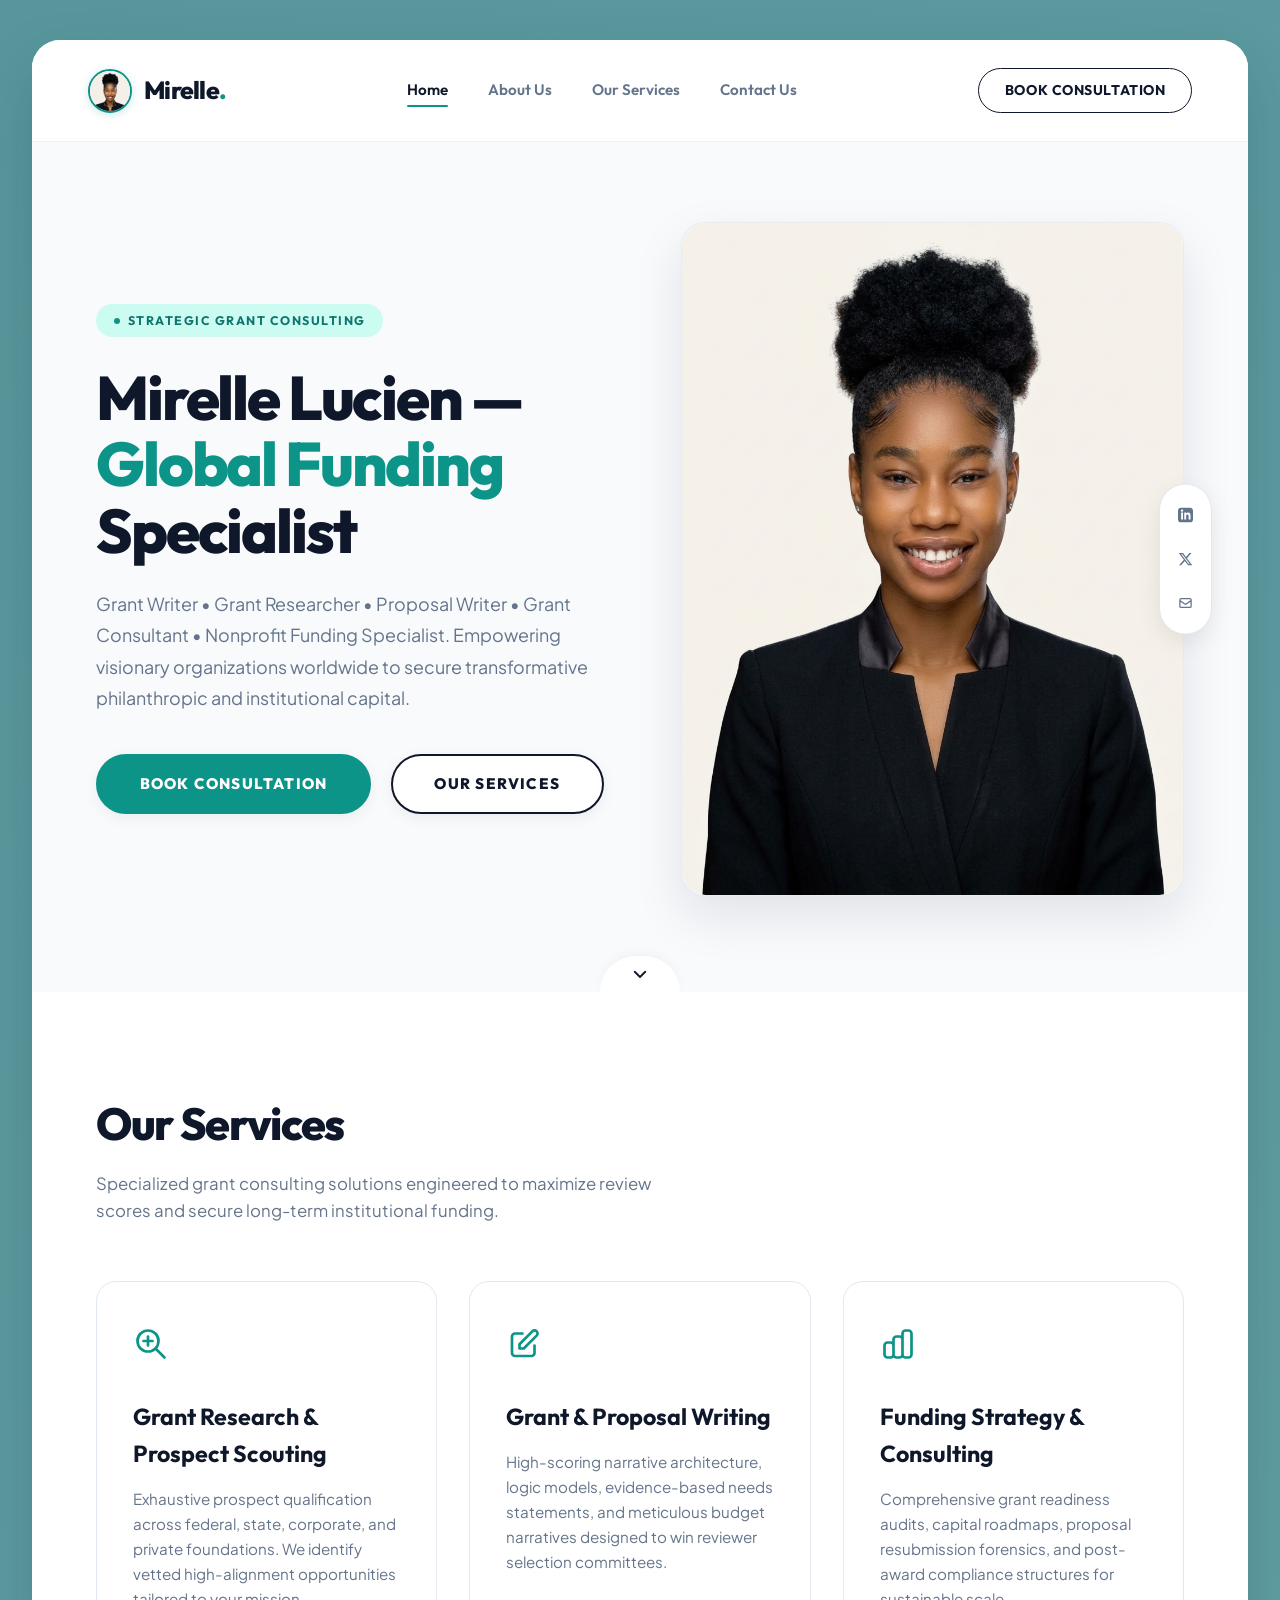
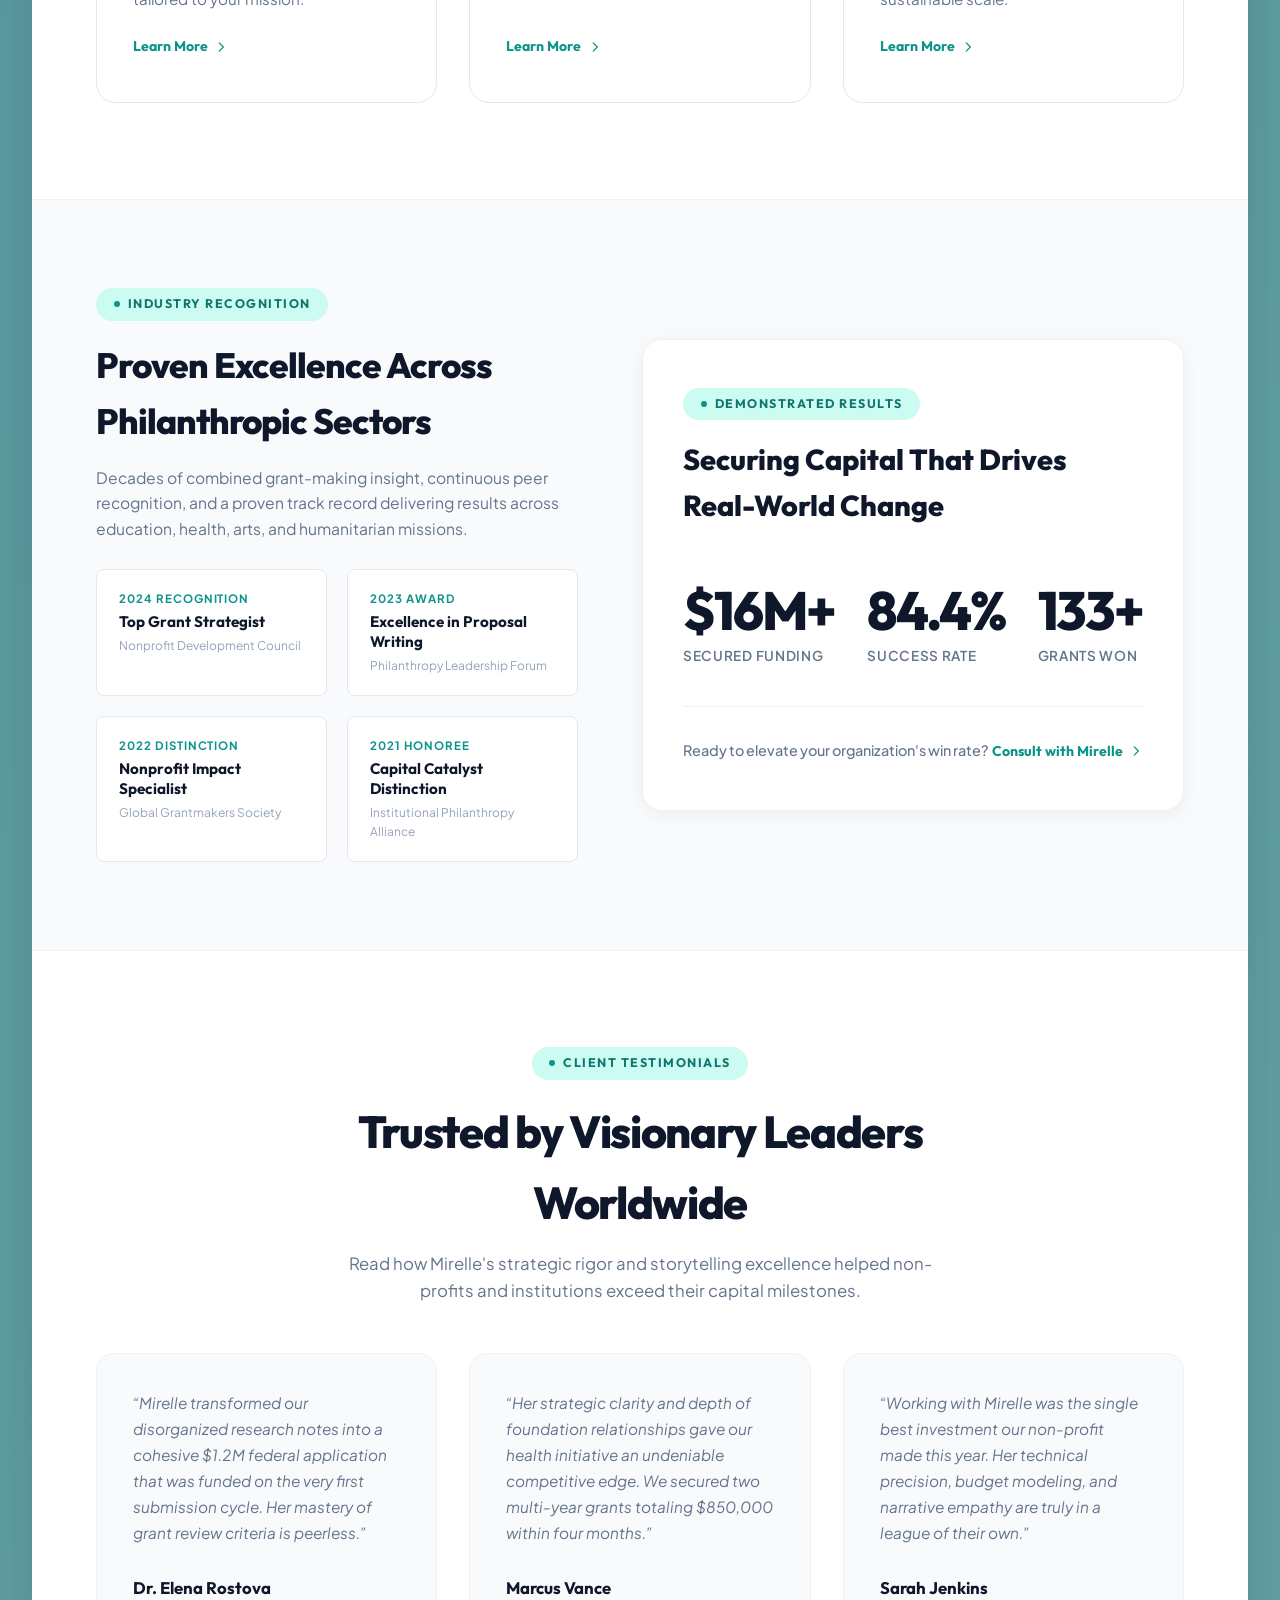
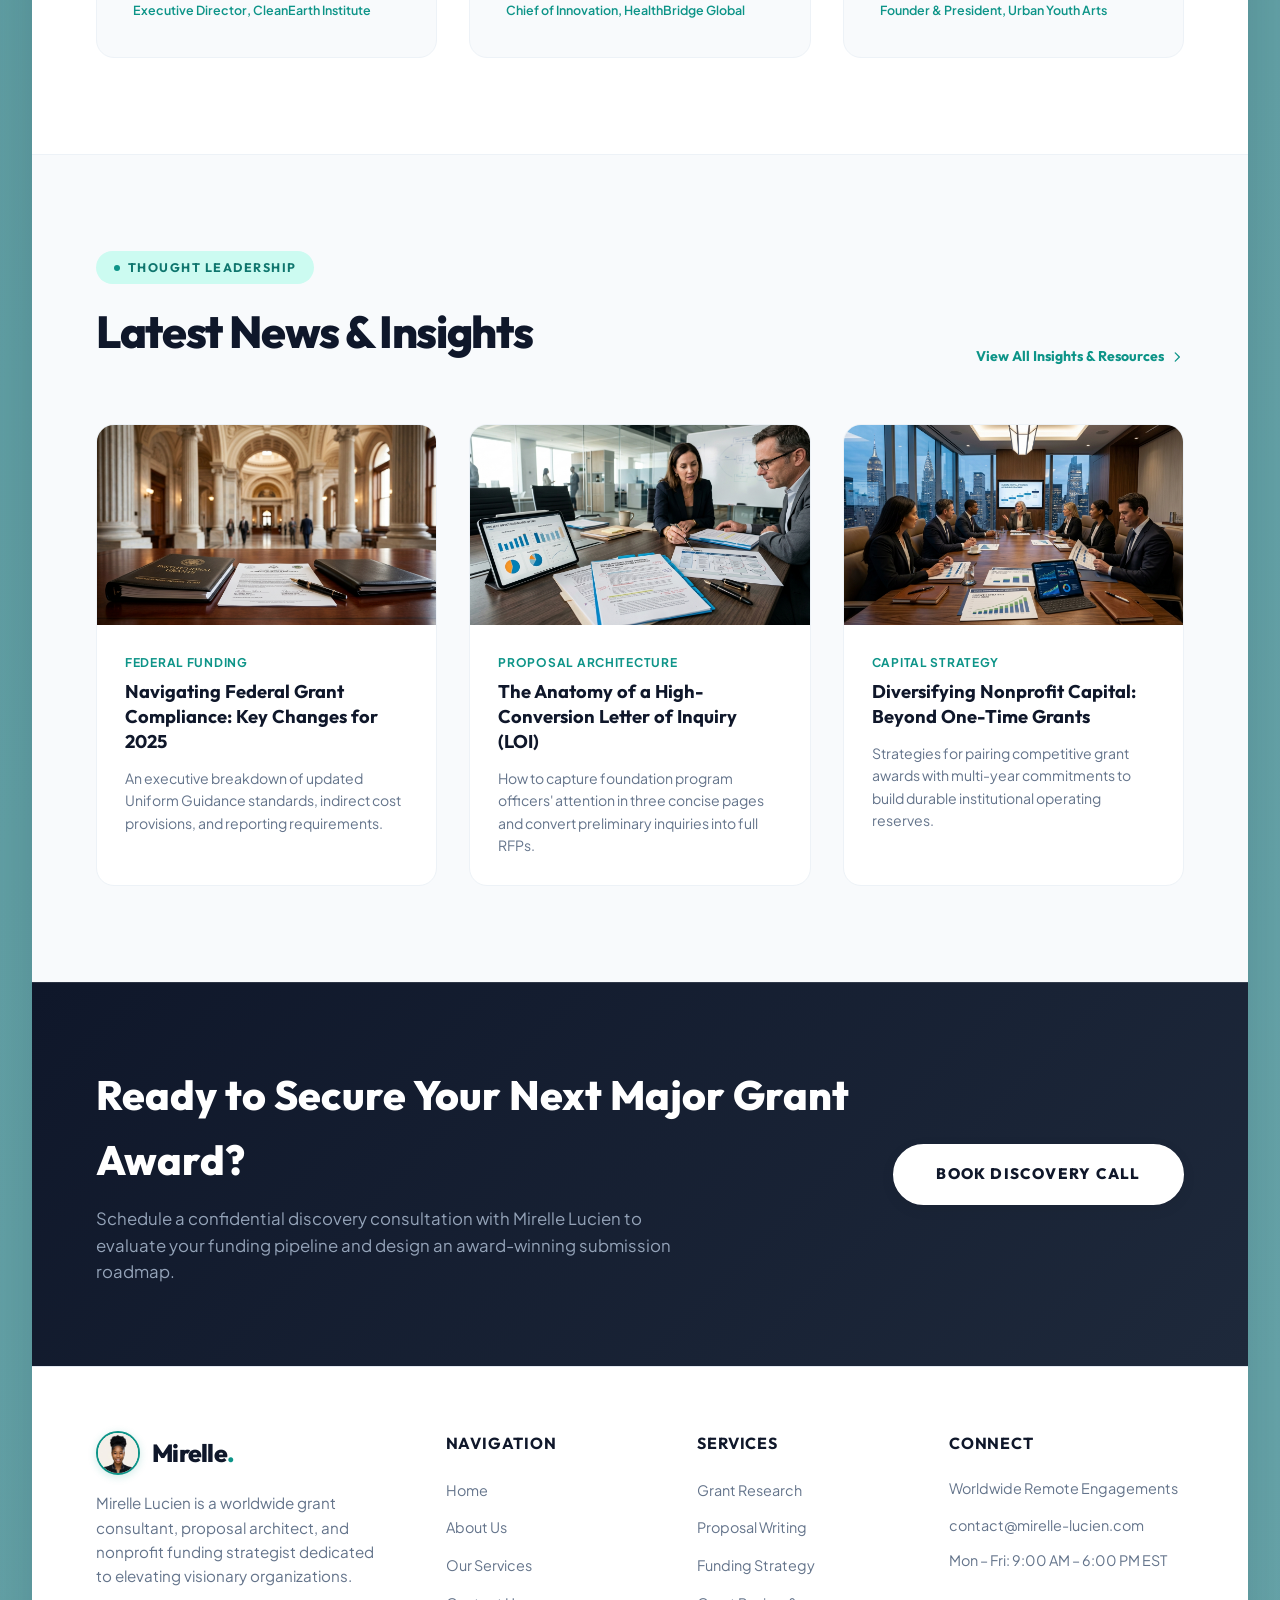
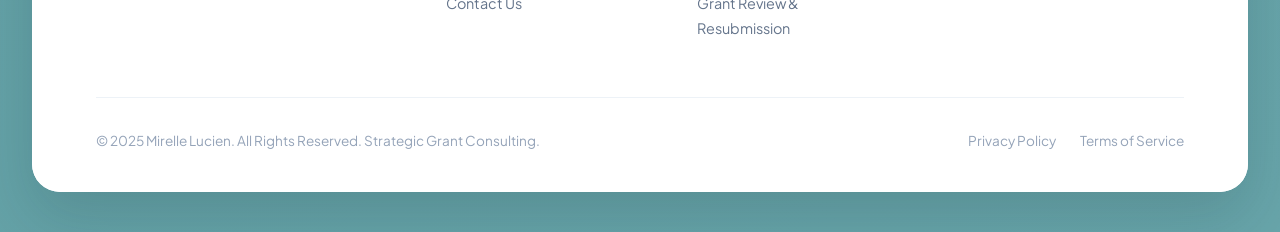
<file: index.html>
<!DOCTYPE html>
<html lang="en">
<head>
  <meta charset="UTF-8">
  <meta name="viewport" content="width=device-width, initial-scale=1.0">
  <title>Mirelle Lucien — Strategic Grant Consulting & Global Funding Specialist</title>
  <meta name="description" content="Professional grant research, grant writing, proposal development, and funding strategy for non-profits, institutions, and leaders worldwide.">
  
  <!-- Favicon -->
  <link rel="icon" href="data:image/svg+xml,<svg xmlns=%22http://www.w3.org/2000/svg%22 viewBox=%220 0 100 100%22><circle cx=%2250%22 cy=%2250%22 r=%2250%22 fill=%22%230d9488%22/><text y=%22.7em%22 x=%2250%22 text-anchor=%22middle%22 font-size=%2260%22 font-family=%22sans-serif%22 font-weight=%22bold%22 fill=%22white%22>M</text></svg>">

  <!-- Stylesheet -->
  <link rel="stylesheet" href="styles.css">
</head>
<body>

  <!-- ==========================================================================
       OUTER CANVAS WRAPPER (Reference Muted Soft Teal Background)
       ========================================================================== -->
  <div class="page-canvas-wrapper">
    
    <!-- MAIN FLOATING WHITE CARD CONTAINER -->
    <main class="main-floating-card">

      <!-- ======================================================================
           HEADER NAVIGATION (Portfo. Reference Aesthetic)
           ====================================================================== -->
      <header class="site-header" id="siteHeader">
        <div class="header-container">
          <!-- Reference Style Logo ("Portfo." Style with Teal Bubble) -->
          <a href="index.html" class="brand-logo" aria-label="Mirelle Lucien Homepage">
            <span class="logo-avatar-wrap">
              <img src="assets/images/mirelle-clean-portrait.jpg" alt="Mirelle Lucien" class="logo-avatar-img">
            </span>
            <span class="logo-text">Mirelle<span class="logo-dot">.</span></span>
          </a>

          <!-- Desktop Navigation -->
          <nav class="desktop-nav" aria-label="Primary Navigation">
            <a href="index.html" class="nav-link active">Home</a>
            <a href="about.html" class="nav-link">About Us</a>
            <a href="services.html" class="nav-link">Our Services</a>
            <a href="contact.html" class="nav-link">Contact Us</a>
          </nav>

          <!-- Header Actions -->
          <div class="header-actions">
            <a href="contact.html" class="btn-header-cta">Book Consultation</a>
            <button class="mobile-menu-trigger" id="mobileMenuOpen" aria-label="Open mobile menu" aria-expanded="false">
              <span></span>
              <span></span>
              <span></span>
            </button>
          </div>
        </div>
      </header>

      <!-- Mobile Navigation Drawer -->
      <div class="mobile-drawer-overlay" id="mobileDrawerOverlay"></div>
      <aside class="mobile-nav-drawer" id="mobileNavDrawer" aria-label="Mobile Navigation">
        <div class="drawer-header">
          <a href="index.html" class="brand-logo">
            <span class="logo-avatar-wrap">
              <img src="assets/images/mirelle-clean-portrait.jpg" alt="Mirelle Lucien" class="logo-avatar-img">
            </span>
            <span class="logo-text">Mirelle<span class="logo-dot">.</span></span>
          </a>
          <button class="drawer-close" id="mobileMenuClose" aria-label="Close menu">&times;</button>
        </div>

        <nav class="mobile-links">
          <a href="index.html" class="mobile-link active">Home</a>
          <a href="about.html" class="mobile-link">About Us</a>
          <a href="services.html" class="mobile-link">Our Services</a>
          <a href="contact.html" class="mobile-link">Contact Us</a>
        </nav>

        <div style="margin-top: auto;">
          <a href="contact.html" class="btn-ref-pill btn-ref-pill-teal" style="width: 100%; text-align: center;">Book Consultation</a>
          <p style="font-size: 0.85rem; color: var(--text-muted); text-align: center; margin-top: 1rem;">
            Serving Visionary Clients Worldwide
          </p>
        </div>
      </aside>

      <!-- ======================================================================
           REFERENCE-ACCURATE HERO SECTION (Static Non-Sliding Stage)
           ====================================================================== -->
      <section class="ref-hero-section" id="hero">
        <div class="ref-hero-grid">
          
          <!-- Left Column: Editorial Typography & Actions -->
          <div class="ref-hero-left">
            <div class="hero-eyebrow-pill">
              <span class="hero-eyebrow-dot"></span>
              Strategic Grant Consulting
            </div>

            <h1 class="ref-hero-title">
              Mirelle Lucien — <br>
              <span class="text-teal-highlight">Global Funding</span> Specialist
            </h1>

            <p class="ref-hero-subtitle">
              Grant Writer • Grant Researcher • Proposal Writer • Grant Consultant • Nonprofit Funding Specialist. Empowering visionary organizations worldwide to secure transformative philanthropic and institutional capital.
            </p>

            <div style="display: flex; gap: 1.25rem; flex-wrap: wrap; align-items: center;">
              <a href="contact.html" class="btn-ref-pill btn-ref-pill-teal">Book Consultation</a>
              <a href="#services" class="btn-ref-pill">Our Services</a>
            </div>
          </div>

          <!-- Right Column: Mirelle Portrait (Clean Studio Portrait, No Splash) -->
          <div class="ref-hero-right">
            <div class="hero-visual-frame">
              <img 
                src="assets/images/mirelle-clean-portrait.jpg" 
                alt="Mirelle Lucien - Global Grant Funding Specialist" 
                class="hero-portrait-img"
              >
            </div>

            <!-- Vertical Social Bar (Matching Reference Layout) -->
            <aside class="vertical-social-bar" aria-label="Social links">
              <a href="https://linkedin.com" target="_blank" rel="noopener noreferrer" class="social-circle-link" aria-label="LinkedIn">
                <svg width="15" height="15" fill="currentColor" viewBox="0 0 24 24"><path d="M19 0h-14c-2.761 0-5 2.239-5 5v14c0 2.761 2.239 5 5 5h14c2.762 0 5-2.239 5-5v-14c0-2.761-2.238-5-5-5zm-11 19h-3v-11h3v11zm-1.5-12.268c-.966 0-1.75-.79-1.75-1.764s.784-1.764 1.75-1.764 1.75.79 1.75 1.764-.783 1.764-1.75 1.764zm13.5 12.268h-3v-5.604c0-3.368-4-3.113-4 0v5.604h-3v-11h3v1.765c1.396-2.586 7-2.777 7 2.476v6.759z"/></svg>
              </a>
              <a href="https://twitter.com" target="_blank" rel="noopener noreferrer" class="social-circle-link" aria-label="Twitter">
                <svg width="15" height="15" fill="currentColor" viewBox="0 0 24 24"><path d="M18.244 2.25h3.308l-7.227 8.26 8.502 11.24H16.17l-5.214-6.817L4.99 21.75H1.68l7.73-8.835L1.254 2.25H8.08l4.713 6.231zm-1.161 17.52h1.833L7.084 4.126H5.117z"/></svg>
              </a>
              <a href="mailto:contact@mirelle-lucien.com" class="social-circle-link" aria-label="Email">
                <svg width="15" height="15" fill="none" stroke="currentColor" stroke-width="2" viewBox="0 0 24 24"><path stroke-linecap="round" stroke-linejoin="round" d="M3 8l7.89 5.26a2 2 0 002.22 0L21 8M5 19h14a2 2 0 002-2V7a2 2 0 00-2-2H5a2 2 0 00-2 2v10a2 2 0 002 2z"/></svg>
              </a>
            </aside>
          </div>

        </div>

        <!-- Reference Curved Tab Notch with Down Arrow -->
        <div class="hero-scroll-notch">
          <a href="#services" aria-label="Scroll down to services">
            <svg width="18" height="18" fill="none" stroke="currentColor" stroke-width="2.4" viewBox="0 0 24 24">
              <path stroke-linecap="round" stroke-linejoin="round" d="M19 9l-7 7-7-7"/>
            </svg>
          </a>
        </div>
      </section>

      <!-- ======================================================================
           OUR SERVICES SECTION (3 Clean Rounded Cards from Reference)
           ====================================================================== -->
      <section class="services-section" id="services">
        <div class="section-header-wrap">
          <h2 class="section-main-title">Our Services</h2>
          <p class="section-desc-line">
            Specialized grant consulting solutions engineered to maximize review scores and secure long-term institutional funding.
          </p>
        </div>

        <!-- 3 Rounded Service Cards Grid -->
        <div class="ref-services-grid">
          
          <!-- Service Card 1 -->
          <article class="service-card-ref">
            <div>
              <div class="service-card-icon">
                <svg width="36" height="36" fill="none" stroke="currentColor" stroke-width="1.8" viewBox="0 0 24 24">
                  <path stroke-linecap="round" stroke-linejoin="round" d="M21 21l-6-6m2-5a7 7 0 11-14 0 7 7 0 0114 0zM10 7v3m0 0v3m0-3h3m-3 0H7"/>
                </svg>
              </div>
              <h3 class="service-card-title">Grant Research & Prospect Scouting</h3>
              <p class="service-card-desc">
                Exhaustive prospect qualification across federal, state, corporate, and private foundations. We identify vetted high-alignment opportunities tailored to your mission.
              </p>
            </div>
            <a href="services.html#research" class="service-card-link">
              <span>Learn More</span>
              <svg width="14" height="14" fill="none" stroke="currentColor" stroke-width="2.2" viewBox="0 0 24 24"><path stroke-linecap="round" stroke-linejoin="round" d="M9 5l7 7-7 7"/></svg>
            </a>
          </article>

          <!-- Service Card 2 -->
          <article class="service-card-ref">
            <div>
              <div class="service-card-icon">
                <svg width="36" height="36" fill="none" stroke="currentColor" stroke-width="1.8" viewBox="0 0 24 24">
                  <path stroke-linecap="round" stroke-linejoin="round" d="M11 5H6a2 2 0 00-2 2v11a2 2 0 002 2h11a2 2 0 002-2v-5m-1.414-9.414a2 2 0 112.828 2.828L11.828 15H9v-2.828l8.586-8.586z"/>
                </svg>
              </div>
              <h3 class="service-card-title">Grant & Proposal Writing</h3>
              <p class="service-card-desc">
                High-scoring narrative architecture, logic models, evidence-based needs statements, and meticulous budget narratives designed to win reviewer selection committees.
              </p>
            </div>
            <a href="services.html#writing" class="service-card-link">
              <span>Learn More</span>
              <svg width="14" height="14" fill="none" stroke="currentColor" stroke-width="2.2" viewBox="0 0 24 24"><path stroke-linecap="round" stroke-linejoin="round" d="M9 5l7 7-7 7"/></svg>
            </a>
          </article>

          <!-- Service Card 3 -->
          <article class="service-card-ref">
            <div>
              <div class="service-card-icon">
                <svg width="36" height="36" fill="none" stroke="currentColor" stroke-width="1.8" viewBox="0 0 24 24">
                  <path stroke-linecap="round" stroke-linejoin="round" d="M9 19v-6a2 2 0 00-2-2H5a2 2 0 00-2 2v6a2 2 0 002 2h2a2 2 0 002-2zm0 0V9a2 2 0 012-2h2a2 2 0 012 2v10m-6 0a2 2 0 002 2h2a2 2 0 002-2m0 0V5a2 2 0 012-2h2a2 2 0 012 2v14a2 2 0 01-2 2h-2a2 2 0 01-2-2z"/>
                </svg>
              </div>
              <h3 class="service-card-title">Funding Strategy & Consulting</h3>
              <p class="service-card-desc">
                Comprehensive grant readiness audits, capital roadmaps, proposal resubmission forensics, and post-award compliance structures for sustainable scale.
              </p>
            </div>
            <a href="services.html#strategy" class="service-card-link">
              <span>Learn More</span>
              <svg width="14" height="14" fill="none" stroke="currentColor" stroke-width="2.2" viewBox="0 0 24 24"><path stroke-linecap="round" stroke-linejoin="round" d="M9 5l7 7-7 7"/></svg>
            </a>
          </article>

        </div>
      </section>

      <!-- ======================================================================
           AWARDS & RECOGNITIONS / BIG STATS (Reference Layout)
           ====================================================================== -->
      <section class="awards-stats-section">
        <div class="awards-stats-grid">
          
          <!-- Left: Recognitions -->
          <div>
            <div class="hero-eyebrow-pill" style="margin-bottom: 1rem;">
              <span class="hero-eyebrow-dot"></span>
              Industry Recognition
            </div>
            <h2 class="section-main-title" style="font-size: 2.2rem; margin-bottom: 1rem;">
              Proven Excellence Across Philanthropic Sectors
            </h2>
            <p style="color: var(--text-muted); font-size: 0.98rem; line-height: 1.6;">
              Decades of combined grant-making insight, continuous peer recognition, and a proven track record delivering results across education, health, arts, and humanitarian missions.
            </p>

            <div class="awards-list-grid">
              <div class="award-item-card">
                <span class="award-year">2024 RECOGNITION</span>
                <span class="award-name">Top Grant Strategist</span>
                <span class="award-issuer">Nonprofit Development Council</span>
              </div>
              <div class="award-item-card">
                <span class="award-year">2023 AWARD</span>
                <span class="award-name">Excellence in Proposal Writing</span>
                <span class="award-issuer">Philanthropy Leadership Forum</span>
              </div>
              <div class="award-item-card">
                <span class="award-year">2022 DISTINCTION</span>
                <span class="award-name">Nonprofit Impact Specialist</span>
                <span class="award-issuer">Global Grantmakers Society</span>
              </div>
              <div class="award-item-card">
                <span class="award-year">2021 HONOREE</span>
                <span class="award-name">Capital Catalyst Distinction</span>
                <span class="award-issuer">Institutional Philanthropy Alliance</span>
              </div>
            </div>
          </div>

          <!-- Right: Big Bold Metrics -->
          <div style="background: #ffffff; padding: 3rem 2.5rem; border-radius: 20px; border: 1px solid var(--surface-border-subtle); box-shadow: var(--shadow-subtle);">
            <div class="hero-eyebrow-pill" style="margin-bottom: 1rem;">
              <span class="hero-eyebrow-dot"></span>
              Demonstrated Results
            </div>
            <h3 style="font-family: var(--font-heading); font-size: 1.8rem; font-weight: 800; color: var(--text-main); margin-bottom: 1.5rem;">
              Securing Capital That Drives Real-World Change
            </h3>
            
            <div class="big-stats-row">
              <div class="stat-metric-unit">
                <span class="stat-big-number" data-target="18" data-prefix="$" data-suffix="M+">$18M+</span>
                <span class="stat-label-text">Secured Funding</span>
              </div>
              <div class="stat-metric-unit">
                <span class="stat-big-number" data-target="94.8" data-suffix="%">94.8%</span>
                <span class="stat-label-text">Success Rate</span>
              </div>
              <div class="stat-metric-unit">
                <span class="stat-big-number" data-target="150" data-suffix="+">150+</span>
                <span class="stat-label-text">Grants Won</span>
              </div>
            </div>

            <div style="margin-top: 2.5rem; padding-top: 2rem; border-top: 1px solid var(--surface-border-subtle); display: flex; align-items: center; justify-content: space-between;">
              <span style="font-size: 0.9rem; color: var(--text-muted); font-weight: 500;">
                Ready to elevate your organization's win rate?
              </span>
              <a href="contact.html" class="service-card-link" style="margin-top: 0;">
                <span>Consult with Mirelle</span>
                <svg width="14" height="14" fill="none" stroke="currentColor" stroke-width="2.2" viewBox="0 0 24 24"><path stroke-linecap="round" stroke-linejoin="round" d="M9 5l7 7-7 7"/></svg>
              </a>
            </div>
          </div>

        </div>
      </section>

      <!-- ======================================================================
           TESTIMONIALS SECTION
           ====================================================================== -->
      <section class="testimonials-section">
        <div class="section-header-wrap" style="text-align: center; max-width: 680px; margin: 0 auto 3rem;">
          <div class="hero-eyebrow-pill" style="margin-bottom: 1rem;">
            <span class="hero-eyebrow-dot"></span>
            Client Testimonials
          </div>
          <h2 class="section-main-title">Trusted by Visionary Leaders Worldwide</h2>
          <p class="section-desc-line" style="margin: 0 auto;">
            Read how Mirelle's strategic rigor and storytelling excellence helped non-profits and institutions exceed their capital milestones.
          </p>
        </div>

        <div class="testimonials-grid">
          <!-- Testimonial 1 -->
          <div class="testimonial-card-ref">
            <p class="testimonial-quote">
              “Mirelle transformed our disorganized research notes into a cohesive $1.2M federal application that was funded on the very first submission cycle. Her mastery of grant review criteria is peerless.”
            </p>
            <div class="testimonial-author-wrap">
              <span class="testimonial-author-name">Dr. Elena Rostova</span>
              <span class="testimonial-author-role">Executive Director, CleanEarth Institute</span>
            </div>
          </div>

          <!-- Testimonial 2 -->
          <div class="testimonial-card-ref">
            <p class="testimonial-quote">
              “Her strategic clarity and depth of foundation relationships gave our health initiative an undeniable competitive edge. We secured two multi-year grants totaling $850,000 within four months.”
            </p>
            <div class="testimonial-author-wrap">
              <span class="testimonial-author-name">Marcus Vance</span>
              <span class="testimonial-author-role">Chief of Innovation, HealthBridge Global</span>
            </div>
          </div>

          <!-- Testimonial 3 -->
          <div class="testimonial-card-ref">
            <p class="testimonial-quote">
              “Working with Mirelle was the single best investment our non-profit made this year. Her technical precision, budget modeling, and narrative empathy are truly in a league of their own.”
            </p>
            <div class="testimonial-author-wrap">
              <span class="testimonial-author-name">Sarah Jenkins</span>
              <span class="testimonial-author-role">Founder & President, Urban Youth Arts</span>
            </div>
          </div>
        </div>
      </section>

      <!-- ======================================================================
           LATEST NEWS & INSIGHTS (Reference Style)
           ====================================================================== -->
      <section class="news-section">
        <div class="section-header-wrap" style="display: flex; justify-content: space-between; align-items: flex-end; flex-wrap: wrap; gap: 1.5rem;">
          <div>
            <div class="hero-eyebrow-pill" style="margin-bottom: 0.75rem;">
              <span class="hero-eyebrow-dot"></span>
              Thought Leadership
            </div>
            <h2 class="section-main-title" style="margin-bottom: 0;">Latest News & Insights</h2>
          </div>
          <a href="services.html" class="service-card-link">
            <span>View All Insights & Resources</span>
            <svg width="14" height="14" fill="none" stroke="currentColor" stroke-width="2.2" viewBox="0 0 24 24"><path stroke-linecap="round" stroke-linejoin="round" d="M9 5l7 7-7 7"/></svg>
          </a>
        </div>

        <div class="news-cards-grid">
          <!-- Article 1: Federal Funding -->
          <article class="news-card-ref">
            <div class="news-img-box">
              <img src="assets/images/federal-funding.jpg" alt="Federal Funding and Institutional Grants">
            </div>
            <div class="news-card-body">
              <span class="news-tag">Federal Funding</span>
              <h3 class="news-title">Navigating Federal Grant Compliance: Key Changes for 2025</h3>
              <p class="news-excerpt">
                An executive breakdown of updated Uniform Guidance standards, indirect cost provisions, and reporting requirements.
              </p>
            </div>
          </article>

          <!-- Article 2: Proposal Architecture -->
          <article class="news-card-ref">
            <div class="news-img-box">
              <img src="assets/images/proposal-architecture.jpg" alt="Proposal Architecture and Grant Writing Strategy">
            </div>
            <div class="news-card-body">
              <span class="news-tag">Proposal Architecture</span>
              <h3 class="news-title">The Anatomy of a High-Conversion Letter of Inquiry (LOI)</h3>
              <p class="news-excerpt">
                How to capture foundation program officers' attention in three concise pages and convert preliminary inquiries into full RFPs.
              </p>
            </div>
          </article>

          <!-- Article 3: Capital Strategy -->
          <article class="news-card-ref">
            <div class="news-img-box">
              <img src="assets/images/capital-strategy.jpg" alt="Capital Strategy and Philanthropic Reserves">
            </div>
            <div class="news-card-body">
              <span class="news-tag">Capital Strategy</span>
              <h3 class="news-title">Diversifying Nonprofit Capital: Beyond One-Time Grants</h3>
              <p class="news-excerpt">
                Strategies for pairing competitive grant awards with multi-year commitments to build durable institutional operating reserves.
              </p>
            </div>
          </article>
        </div>
      </section>

      <!-- ======================================================================
           FOOTER CTA BANNER
           ====================================================================== -->
      <section class="footer-cta-banner">
        <div class="footer-cta-text">
          <h2>Ready to Secure Your Next Major Grant Award?</h2>
          <p>
            Schedule a confidential discovery consultation with Mirelle Lucien to evaluate your funding pipeline and design an award-winning submission roadmap.
          </p>
        </div>
        <div>
          <a href="contact.html" class="btn-ref-pill btn-ref-pill-teal" style="background: #ffffff; color: #0f172a; border-color: #ffffff; white-space: nowrap;">
            Book Discovery Call
          </a>
        </div>
      </section>

      <!-- ======================================================================
           SITE FOOTER (Clean Corporate Aesthetic)
           ====================================================================== -->
      <footer class="site-footer">
        <div class="footer-top-grid">
          <!-- Col 1: Brand -->
          <div>
            <a href="index.html" class="brand-logo" aria-label="Mirelle Lucien Homepage">
              <span class="logo-avatar-wrap">
                <img src="assets/images/mirelle-clean-portrait.jpg" alt="Mirelle Lucien" class="logo-avatar-img">
              </span>
              <span class="logo-text">Mirelle<span class="logo-dot">.</span></span>
            </a>
            <p class="footer-brand-p">
              Mirelle Lucien is a worldwide grant consultant, proposal architect, and nonprofit funding strategist dedicated to elevating visionary organizations.
            </p>
          </div>

          <!-- Col 2: Navigation -->
          <div>
            <h4 class="footer-col-title">Navigation</h4>
            <ul class="footer-links-list">
              <li><a href="index.html">Home</a></li>
              <li><a href="about.html">About Us</a></li>
              <li><a href="services.html">Our Services</a></li>
              <li><a href="contact.html">Contact Us</a></li>
            </ul>
          </div>

          <!-- Col 3: Services -->
          <div>
            <h4 class="footer-col-title">Services</h4>
            <ul class="footer-links-list">
              <li><a href="services.html#research">Grant Research</a></li>
              <li><a href="services.html#writing">Proposal Writing</a></li>
              <li><a href="services.html#strategy">Funding Strategy</a></li>
              <li><a href="services.html#audit">Grant Review & Resubmission</a></li>
            </ul>
          </div>

          <!-- Col 4: Contact -->
          <div>
            <h4 class="footer-col-title">Connect</h4>
            <ul class="footer-links-list">
              <li style="color: var(--text-muted); font-size: 0.9rem;">Worldwide Remote Engagements</li>
              <li><a href="mailto:contact@mirelle-lucien.com">contact@mirelle-lucien.com</a></li>
              <li style="color: var(--text-muted); font-size: 0.9rem;">Mon – Fri: 9:00 AM – 6:00 PM EST</li>
            </ul>
          </div>
        </div>

        <div class="footer-bottom-bar">
          <div>
            &copy; 2025 Mirelle Lucien. All Rights Reserved. Strategic Grant Consulting.
          </div>
          <div style="display: flex; gap: 1.5rem;">
            <a href="about.html" style="color: var(--text-light);">Privacy Policy</a>
            <a href="about.html" style="color: var(--text-light);">Terms of Service</a>
          </div>
        </div>
      </footer>

    </main>
  </div>

  <!-- JavaScript -->
  <script src="app.js"></script>
</body>
</html>
</file>
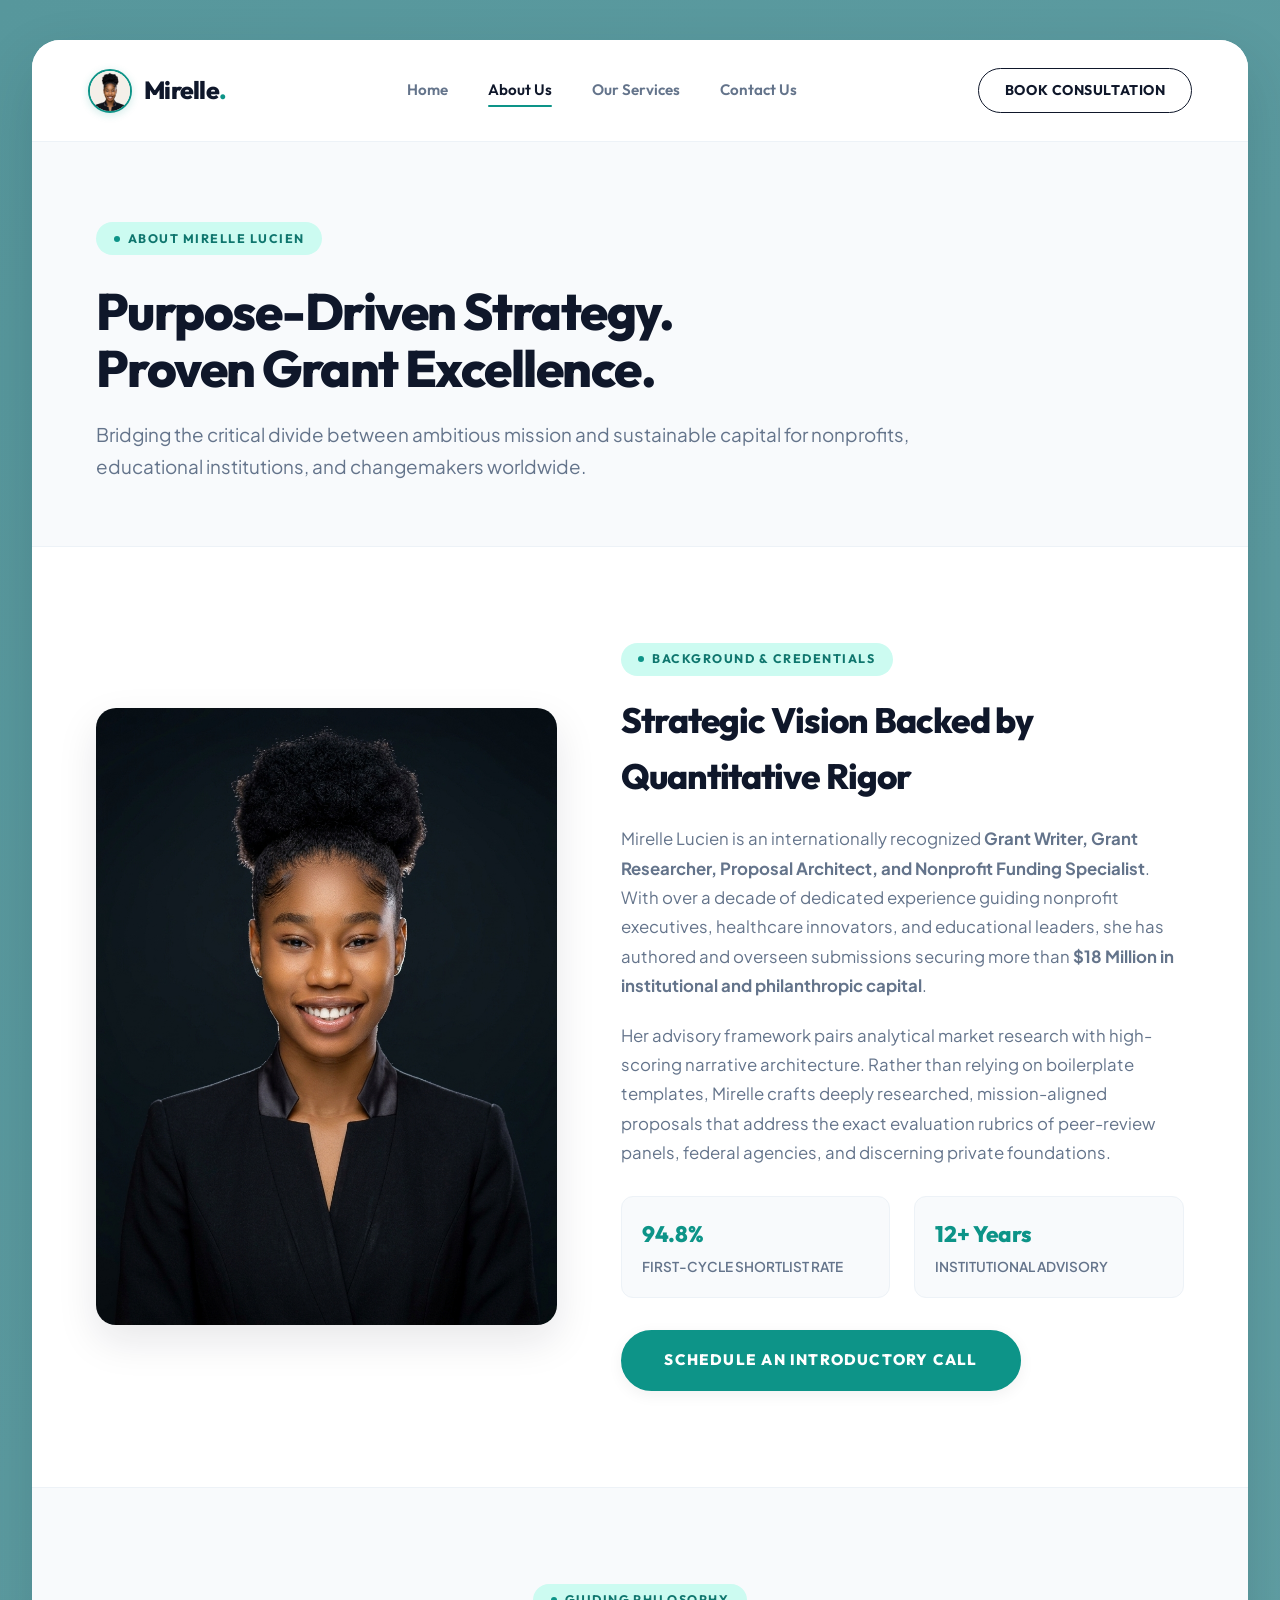
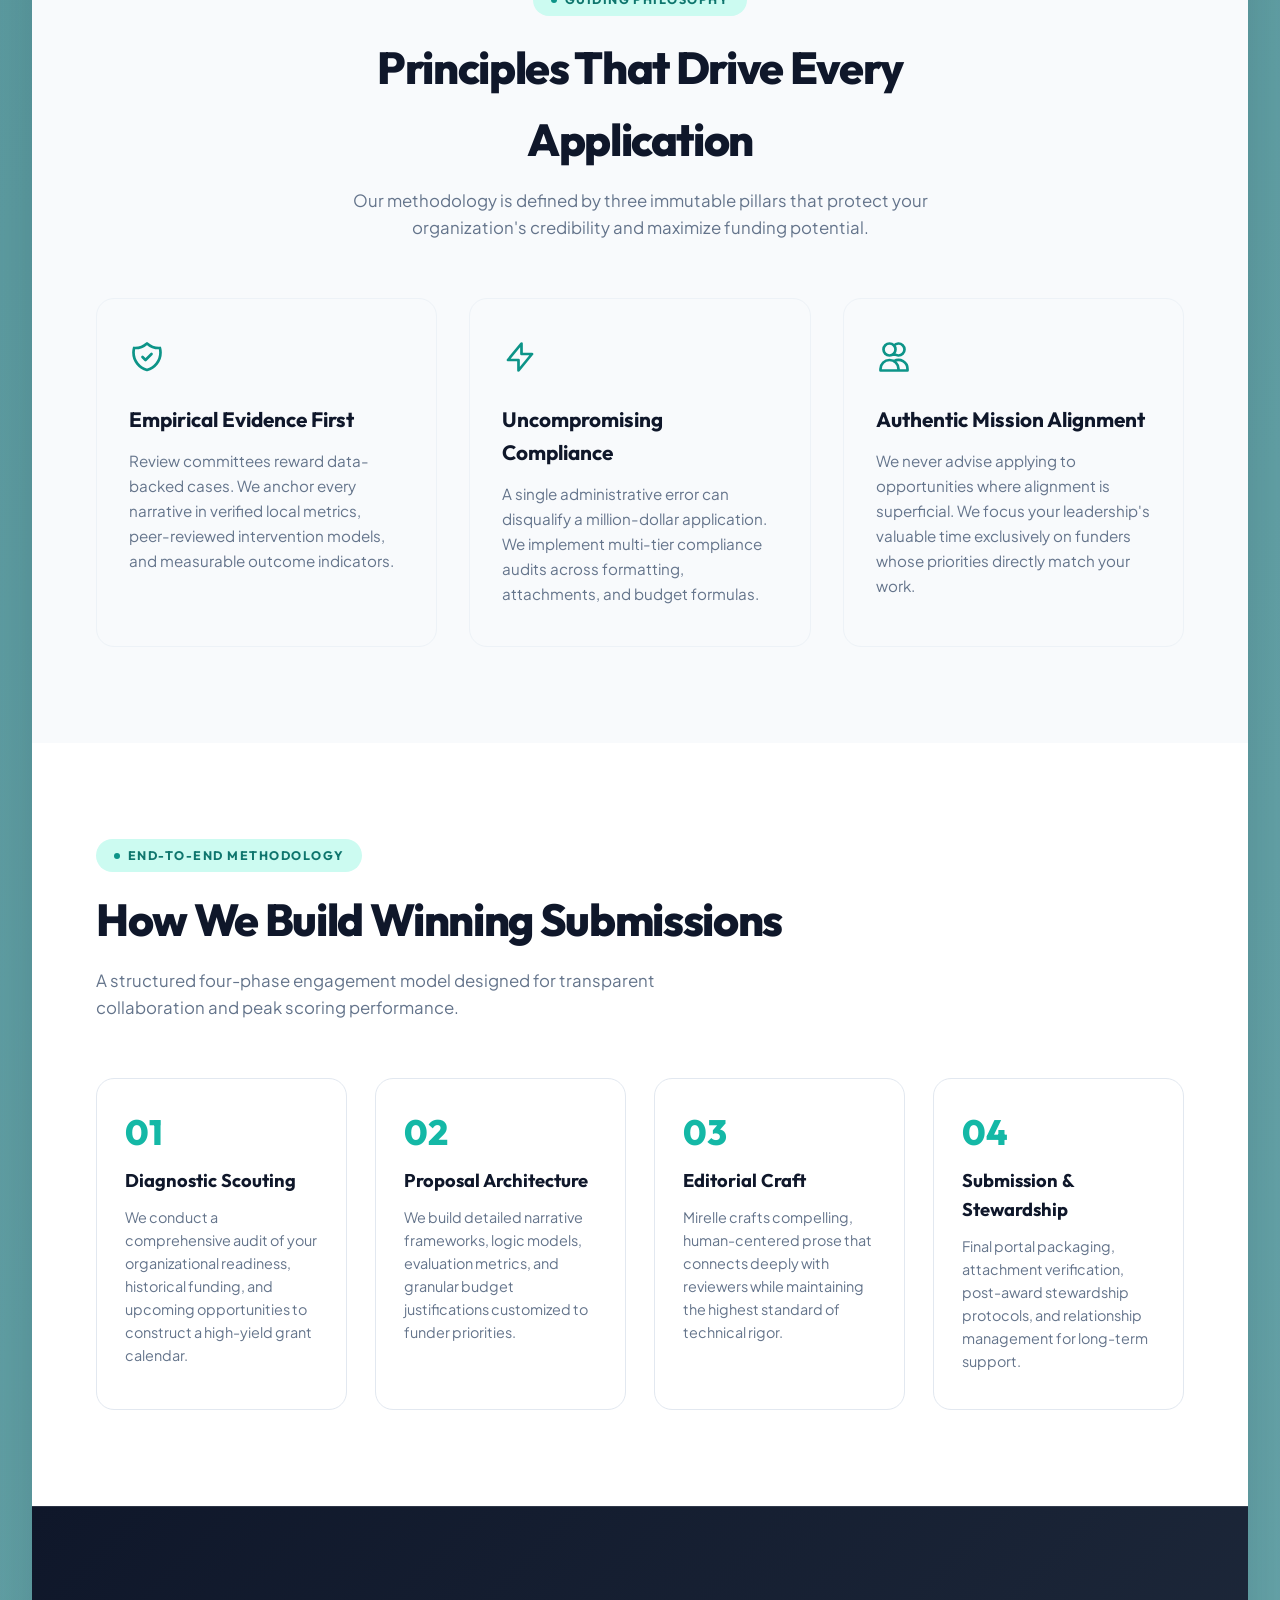
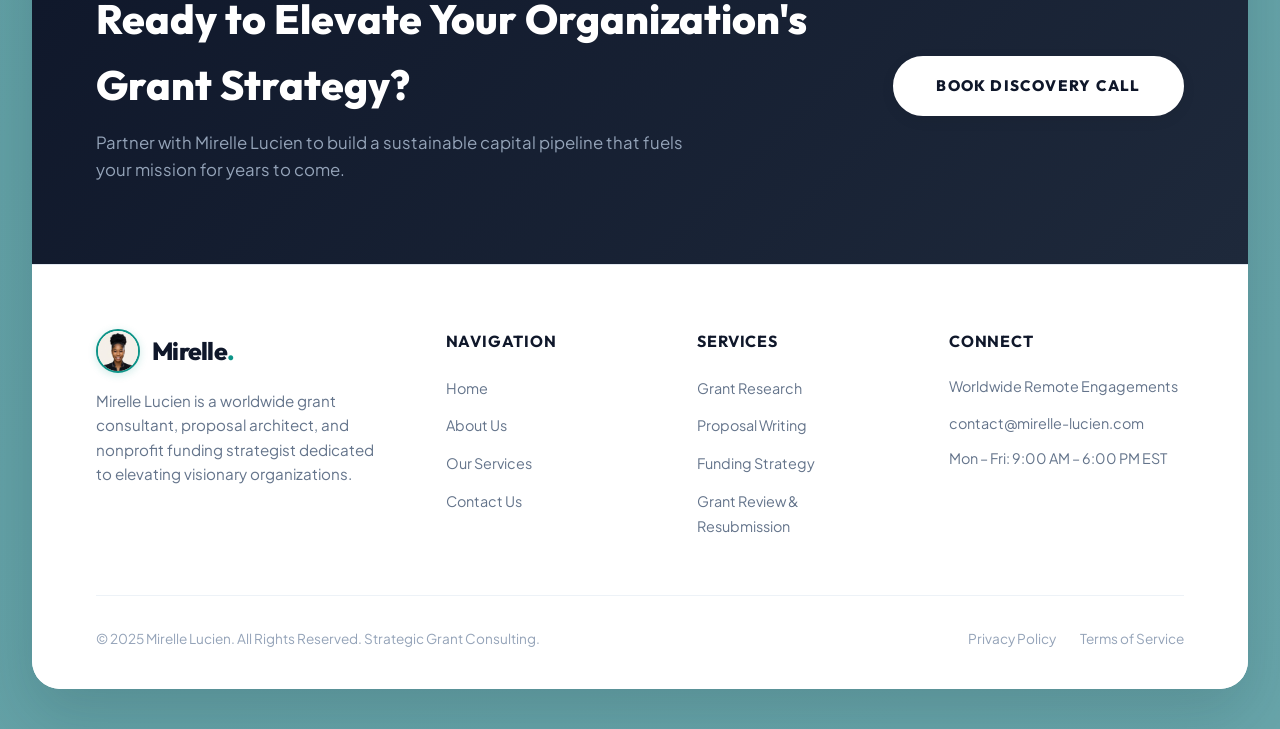
<file: about.html>
<!DOCTYPE html>
<html lang="en">
<head>
  <meta charset="UTF-8">
  <meta name="viewport" content="width=device-width, initial-scale=1.0">
  <title>About Mirelle Lucien — Strategic Grant Consultant & Funding Specialist</title>
  <meta name="description" content="Learn about Mirelle Lucien's background, methodology, and track record securing over $18M in grant awards for non-profits and institutions worldwide.">
  
  <!-- Favicon -->
  <link rel="icon" href="data:image/svg+xml,<svg xmlns=%22http://www.w3.org/2000/svg%22 viewBox=%220 0 100 100%22><circle cx=%2250%22 cy=%2250%22 r=%2250%22 fill=%22%230d9488%22/><text y=%22.7em%22 x=%2250%22 text-anchor=%22middle%22 font-size=%2260%22 font-family=%22sans-serif%22 font-weight=%22bold%22 fill=%22white%22>M</text></svg>">

  <!-- Stylesheet -->
  <link rel="stylesheet" href="styles.css">
</head>
<body>

  <!-- OUTER CANVAS WRAPPER -->
  <div class="page-canvas-wrapper">
    <main class="main-floating-card">

      <!-- ======================================================================
           HEADER NAVIGATION
           ====================================================================== -->
      <header class="site-header" id="siteHeader">
        <div class="header-container">
          <a href="index.html" class="brand-logo" aria-label="Mirelle Lucien Homepage">
            <span class="logo-avatar-wrap">
              <img src="assets/images/mirelle-clean-portrait.jpg" alt="Mirelle Lucien" class="logo-avatar-img">
            </span>
            <span class="logo-text">Mirelle<span class="logo-dot">.</span></span>
          </a>

          <nav class="desktop-nav" aria-label="Primary Navigation">
            <a href="index.html" class="nav-link">Home</a>
            <a href="about.html" class="nav-link active">About Us</a>
            <a href="services.html" class="nav-link">Our Services</a>
            <a href="contact.html" class="nav-link">Contact Us</a>
          </nav>

          <div class="header-actions">
            <a href="contact.html" class="btn-header-cta">Book Consultation</a>
            <button class="mobile-menu-trigger" id="mobileMenuOpen" aria-label="Open mobile menu">
              <span></span>
              <span></span>
              <span></span>
            </button>
          </div>
        </div>
      </header>

      <!-- Mobile Navigation Drawer -->
      <div class="mobile-drawer-overlay" id="mobileDrawerOverlay"></div>
      <aside class="mobile-nav-drawer" id="mobileNavDrawer" aria-label="Mobile Navigation">
        <div class="drawer-header">
          <a href="index.html" class="brand-logo">
            <span class="logo-avatar-wrap">
              <img src="assets/images/mirelle-clean-portrait.jpg" alt="Mirelle Lucien" class="logo-avatar-img">
            </span>
            <span class="logo-text">Mirelle<span class="logo-dot">.</span></span>
          </a>
          <button class="drawer-close" id="mobileMenuClose" aria-label="Close menu">&times;</button>
        </div>

        <nav class="mobile-links">
          <a href="index.html" class="mobile-link">Home</a>
          <a href="about.html" class="mobile-link active">About Us</a>
          <a href="services.html" class="mobile-link">Our Services</a>
          <a href="contact.html" class="mobile-link">Contact Us</a>
        </nav>

        <div style="margin-top: auto;">
          <a href="contact.html" class="btn-ref-pill btn-ref-pill-teal" style="width: 100%; text-align: center;">Book Consultation</a>
          <p style="font-size: 0.85rem; color: var(--text-muted); text-align: center; margin-top: 1rem;">
            Serving Visionary Clients Worldwide
          </p>
        </div>
      </aside>

      <!-- ======================================================================
           INNER PAGE HERO
           ====================================================================== -->
      <section class="inner-page-hero">
        <div class="inner-hero-container">
          <div class="hero-eyebrow-pill">
            <span class="hero-eyebrow-dot"></span>
            About Mirelle Lucien
          </div>
          <h1 class="inner-page-title">
            Purpose-Driven Strategy. <br>
            <span class="text-teal-highlight">Proven Grant Excellence.</span>
          </h1>
          <p class="inner-page-lead">
            Bridging the critical divide between ambitious mission and sustainable capital for nonprofits, educational institutions, and changemakers worldwide.
          </p>
        </div>
      </section>

      <!-- ======================================================================
           EDITORIAL BIOGRAPHY & PORTRAIT
           ====================================================================== -->
      <section class="about-editorial-section">
        <div class="about-editorial-grid">
          
          <!-- Portrait Image Frame -->
          <div class="about-img-frame">
            <img 
              src="assets/images/mirelle-portrait-suit.jpg" 
              alt="Mirelle Lucien — Grant Writer & Nonprofit Funding Specialist"
            >
          </div>

          <!-- Editorial Narrative -->
          <div>
            <div class="hero-eyebrow-pill" style="margin-bottom: 1rem;">
              <span class="hero-eyebrow-dot"></span>
              Background & Credentials
            </div>
            <h2 class="section-main-title" style="font-size: 2.2rem; margin-bottom: 1.25rem;">
              Strategic Vision Backed by Quantitative Rigor
            </h2>
            <p style="color: var(--text-muted); font-size: 1.05rem; line-height: 1.75; margin-bottom: 1.25rem;">
              Mirelle Lucien is an internationally recognized <strong>Grant Writer, Grant Researcher, Proposal Architect, and Nonprofit Funding Specialist</strong>. With over a decade of dedicated experience guiding nonprofit executives, healthcare innovators, and educational leaders, she has authored and overseen submissions securing more than <strong>$18 Million in institutional and philanthropic capital</strong>.
            </p>
            <p style="color: var(--text-muted); font-size: 1.05rem; line-height: 1.75; margin-bottom: 1.75rem;">
              Her advisory framework pairs analytical market research with high-scoring narrative architecture. Rather than relying on boilerplate templates, Mirelle crafts deeply researched, mission-aligned proposals that address the exact evaluation rubrics of peer-review panels, federal agencies, and discerning private foundations.
            </p>

            <div style="display: grid; grid-template-columns: 1fr 1fr; gap: 1.5rem; margin-bottom: 2rem;">
              <div style="padding: 1.25rem; background: var(--hero-bg); border-radius: 12px; border: 1px solid var(--surface-border-subtle);">
                <div style="font-family: var(--font-heading); font-size: 1.4rem; font-weight: 800; color: var(--teal-primary);">94.8%</div>
                <div style="font-size: 0.85rem; color: var(--text-muted); font-weight: 600; text-transform: uppercase; margin-top: 0.2rem;">First-Cycle Shortlist Rate</div>
              </div>
              <div style="padding: 1.25rem; background: var(--hero-bg); border-radius: 12px; border: 1px solid var(--surface-border-subtle);">
                <div style="font-family: var(--font-heading); font-size: 1.4rem; font-weight: 800; color: var(--teal-primary);">12+ Years</div>
                <div style="font-size: 0.85rem; color: var(--text-muted); font-weight: 600; text-transform: uppercase; margin-top: 0.2rem;">Institutional Advisory</div>
              </div>
            </div>

            <a href="contact.html" class="btn-ref-pill btn-ref-pill-teal">Schedule an Introductory Call</a>
          </div>

        </div>
      </section>

      <!-- ======================================================================
           CORE VALUES & PHILOSOPHY
           ====================================================================== -->
      <section style="padding: 6rem 4rem; background: var(--hero-bg); border-top: 1px solid var(--surface-border-subtle);">
        <div class="section-header-wrap" style="text-align: center; max-width: 680px; margin: 0 auto 3.5rem;">
          <div class="hero-eyebrow-pill" style="margin-bottom: 1rem;">
            <span class="hero-eyebrow-dot"></span>
            Guiding Philosophy
          </div>
          <h2 class="section-main-title">Principles That Drive Every Application</h2>
          <p class="section-desc-line" style="margin: 0 auto;">
            Our methodology is defined by three immutable pillars that protect your organization's credibility and maximize funding potential.
          </p>
        </div>

        <div class="values-grid">
          <div class="value-card">
            <div class="value-card-icon">
              <svg width="36" height="36" fill="none" stroke="currentColor" stroke-width="1.8" viewBox="0 0 24 24">
                <path stroke-linecap="round" stroke-linejoin="round" d="M9 12l2 2 4-4m5.618-4.016A11.955 11.955 0 0112 2.944a11.955 11.955 0 01-8.618 3.04A12.02 12.02 0 003 9c0 5.591 3.824 10.29 9 11.622 5.176-1.332 9-6.03 9-11.622 0-1.042-.133-2.052-.382-3.016z"/>
              </svg>
            </div>
            <h3 class="value-card-title">Empirical Evidence First</h3>
            <p class="value-card-desc">
              Review committees reward data-backed cases. We anchor every narrative in verified local metrics, peer-reviewed intervention models, and measurable outcome indicators.
            </p>
          </div>

          <div class="value-card">
            <div class="value-card-icon">
              <svg width="36" height="36" fill="none" stroke="currentColor" stroke-width="1.8" viewBox="0 0 24 24">
                <path stroke-linecap="round" stroke-linejoin="round" d="M13 10V3L4 14h7v7l9-11h-7z"/>
              </svg>
            </div>
            <h3 class="value-card-title">Uncompromising Compliance</h3>
            <p class="value-card-desc">
              A single administrative error can disqualify a million-dollar application. We implement multi-tier compliance audits across formatting, attachments, and budget formulas.
            </p>
          </div>

          <div class="value-card">
            <div class="value-card-icon">
              <svg width="36" height="36" fill="none" stroke="currentColor" stroke-width="1.8" viewBox="0 0 24 24">
                <path stroke-linecap="round" stroke-linejoin="round" d="M12 4.354a4 4 0 110 5.292M15 21H3v-1a6 6 0 0112 0v1zm0 0h6v-1a6 6 0 00-9-5.197M13 7a4 4 0 11-8 0 4 4 0 018 0z"/>
              </svg>
            </div>
            <h3 class="value-card-title">Authentic Mission Alignment</h3>
            <p class="value-card-desc">
              We never advise applying to opportunities where alignment is superficial. We focus your leadership's valuable time exclusively on funders whose priorities directly match your work.
            </p>
          </div>
        </div>
      </section>

      <!-- ======================================================================
           STRATEGIC PROCESS / METHODOLOGY
           ====================================================================== -->
      <section style="padding: 6rem 4rem; background: #ffffff;">
        <div class="section-header-wrap">
          <div class="hero-eyebrow-pill" style="margin-bottom: 0.75rem;">
            <span class="hero-eyebrow-dot"></span>
            End-to-End Methodology
          </div>
          <h2 class="section-main-title">How We Build Winning Submissions</h2>
          <p class="section-desc-line">
            A structured four-phase engagement model designed for transparent collaboration and peak scoring performance.
          </p>
        </div>

        <div class="process-grid">
          <div class="process-step-card">
            <div class="process-step-num">01</div>
            <h3 class="process-step-title">Diagnostic Scouting</h3>
            <p class="process-step-desc">
              We conduct a comprehensive audit of your organizational readiness, historical funding, and upcoming opportunities to construct a high-yield grant calendar.
            </p>
          </div>

          <div class="process-step-card">
            <div class="process-step-num">02</div>
            <h3 class="process-step-title">Proposal Architecture</h3>
            <p class="process-step-desc">
              We build detailed narrative frameworks, logic models, evaluation metrics, and granular budget justifications customized to funder priorities.
            </p>
          </div>

          <div class="process-step-card">
            <div class="process-step-num">03</div>
            <h3 class="process-step-title">Editorial Craft</h3>
            <p class="process-step-desc">
              Mirelle crafts compelling, human-centered prose that connects deeply with reviewers while maintaining the highest standard of technical rigor.
            </p>
          </div>

          <div class="process-step-card">
            <div class="process-step-num">04</div>
            <h3 class="process-step-title">Submission & Stewardship</h3>
            <p class="process-step-desc">
              Final portal packaging, attachment verification, post-award stewardship protocols, and relationship management for long-term support.
            </p>
          </div>
        </div>
      </section>

      <!-- ======================================================================
           FOOTER CTA BANNER
           ====================================================================== -->
      <section class="footer-cta-banner">
        <div class="footer-cta-text">
          <h2>Ready to Elevate Your Organization's Grant Strategy?</h2>
          <p>
            Partner with Mirelle Lucien to build a sustainable capital pipeline that fuels your mission for years to come.
          </p>
        </div>
        <div>
          <a href="contact.html" class="btn-ref-pill btn-ref-pill-teal" style="background: #ffffff; color: #0f172a; border-color: #ffffff; white-space: nowrap;">
            Book Discovery Call
          </a>
        </div>
      </section>

      <!-- SITE FOOTER -->
      <footer class="site-footer">
        <div class="footer-top-grid">
          <div>
            <a href="index.html" class="brand-logo" aria-label="Mirelle Lucien Homepage">
              <span class="logo-avatar-wrap">
                <img src="assets/images/mirelle-clean-portrait.jpg" alt="Mirelle Lucien" class="logo-avatar-img">
              </span>
              <span class="logo-text">Mirelle<span class="logo-dot">.</span></span>
            </a>
            <p class="footer-brand-p">
              Mirelle Lucien is a worldwide grant consultant, proposal architect, and nonprofit funding strategist dedicated to elevating visionary organizations.
            </p>
          </div>

          <div>
            <h4 class="footer-col-title">Navigation</h4>
            <ul class="footer-links-list">
              <li><a href="index.html">Home</a></li>
              <li><a href="about.html">About Us</a></li>
              <li><a href="services.html">Our Services</a></li>
              <li><a href="contact.html">Contact Us</a></li>
            </ul>
          </div>

          <div>
            <h4 class="footer-col-title">Services</h4>
            <ul class="footer-links-list">
              <li><a href="services.html#research">Grant Research</a></li>
              <li><a href="services.html#writing">Proposal Writing</a></li>
              <li><a href="services.html#strategy">Funding Strategy</a></li>
              <li><a href="services.html#audit">Grant Review & Resubmission</a></li>
            </ul>
          </div>

          <div>
            <h4 class="footer-col-title">Connect</h4>
            <ul class="footer-links-list">
              <li style="color: var(--text-muted); font-size: 0.9rem;">Worldwide Remote Engagements</li>
              <li><a href="mailto:contact@mirelle-lucien.com">contact@mirelle-lucien.com</a></li>
              <li style="color: var(--text-muted); font-size: 0.9rem;">Mon – Fri: 9:00 AM – 6:00 PM EST</li>
            </ul>
          </div>
        </div>

        <div class="footer-bottom-bar">
          <div>
            &copy; 2025 Mirelle Lucien. All Rights Reserved. Strategic Grant Consulting.
          </div>
          <div style="display: flex; gap: 1.5rem;">
            <a href="about.html" style="color: var(--text-light);">Privacy Policy</a>
            <a href="about.html" style="color: var(--text-light);">Terms of Service</a>
          </div>
        </div>
      </footer>

    </main>
  </div>

  <script src="app.js"></script>
</body>
</html>
</file>
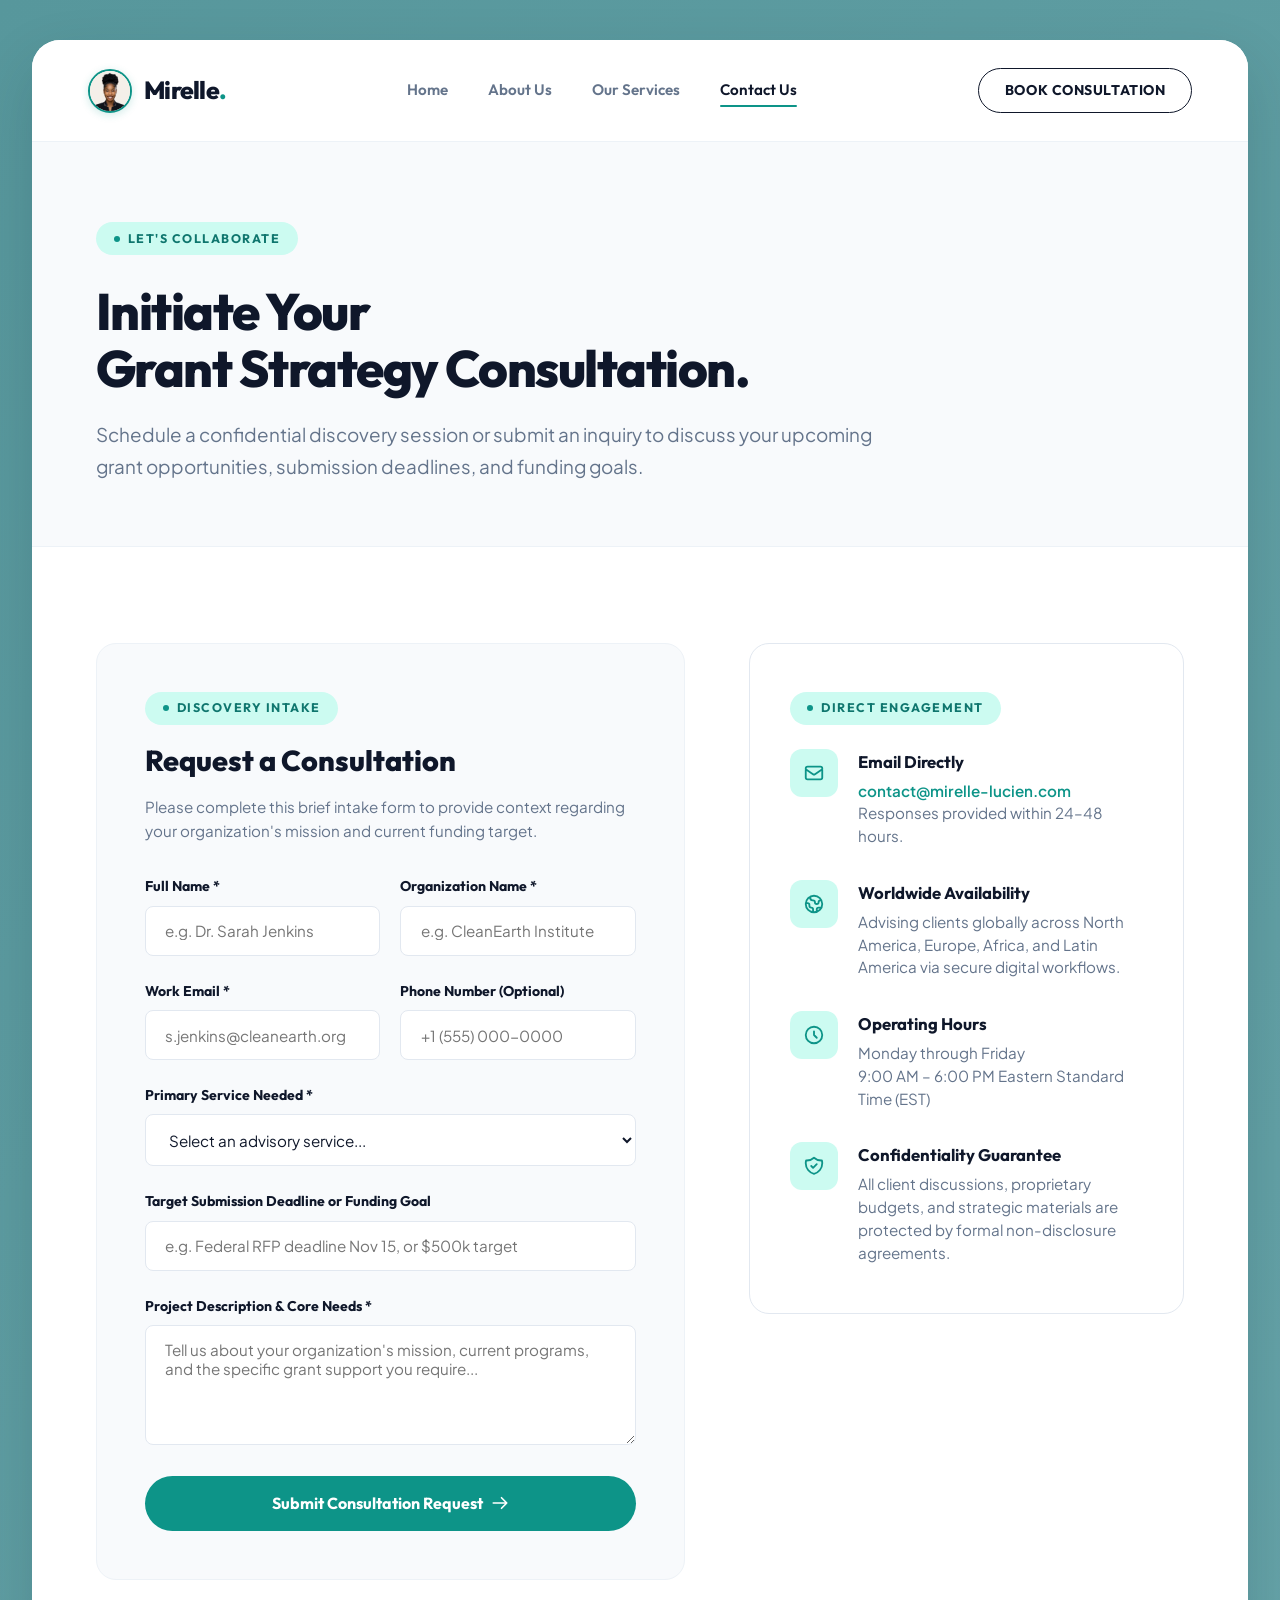
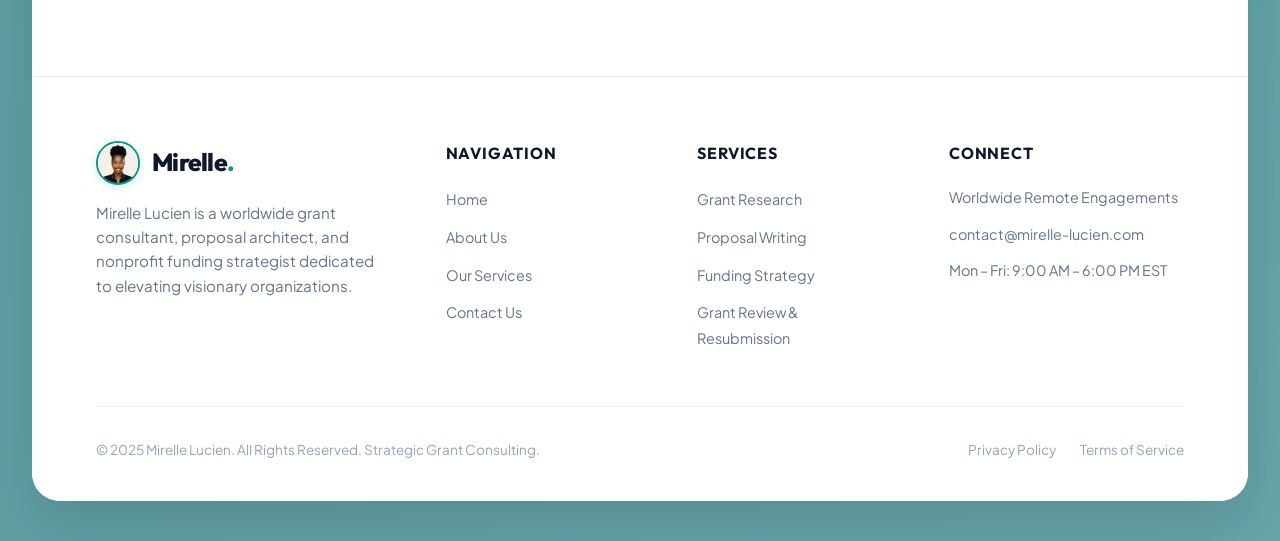
<file: contact.html>
<!DOCTYPE html>
<html lang="en">
<head>
  <meta charset="UTF-8">
  <meta name="viewport" content="width=device-width, initial-scale=1.0">
  <title>Contact Mirelle Lucien — Schedule a Grant Strategy Consultation</title>
  <meta name="description" content="Reach out to Mirelle Lucien to discuss your organization's grant research, proposal writing, and funding strategy needs worldwide.">
  
  <!-- Favicon -->
  <link rel="icon" href="data:image/svg+xml,<svg xmlns=%22http://www.w3.org/2000/svg%22 viewBox=%220 0 100 100%22><circle cx=%2250%22 cy=%2250%22 r=%2250%22 fill=%22%230d9488%22/><text y=%22.7em%22 x=%2250%22 text-anchor=%22middle%22 font-size=%2260%22 font-family=%22sans-serif%22 font-weight=%22bold%22 fill=%22white%22>M</text></svg>">

  <!-- Stylesheet -->
  <link rel="stylesheet" href="styles.css">
</head>
<body>

  <!-- OUTER CANVAS WRAPPER -->
  <div class="page-canvas-wrapper">
    <main class="main-floating-card">

      <!-- ======================================================================
           HEADER NAVIGATION
           ====================================================================== -->
      <header class="site-header" id="siteHeader">
        <div class="header-container">
          <a href="index.html" class="brand-logo" aria-label="Mirelle Lucien Homepage">
            <span class="logo-avatar-wrap">
              <img src="assets/images/mirelle-clean-portrait.jpg" alt="Mirelle Lucien" class="logo-avatar-img">
            </span>
            <span class="logo-text">Mirelle<span class="logo-dot">.</span></span>
          </a>

          <nav class="desktop-nav" aria-label="Primary Navigation">
            <a href="index.html" class="nav-link">Home</a>
            <a href="about.html" class="nav-link">About Us</a>
            <a href="services.html" class="nav-link">Our Services</a>
            <a href="contact.html" class="nav-link active">Contact Us</a>
          </nav>

          <div class="header-actions">
            <a href="contact.html" class="btn-header-cta">Book Consultation</a>
            <button class="mobile-menu-trigger" id="mobileMenuOpen" aria-label="Open mobile menu">
              <span></span>
              <span></span>
              <span></span>
            </button>
          </div>
        </div>
      </header>

      <!-- Mobile Navigation Drawer -->
      <div class="mobile-drawer-overlay" id="mobileDrawerOverlay"></div>
      <aside class="mobile-nav-drawer" id="mobileNavDrawer" aria-label="Mobile Navigation">
        <div class="drawer-header">
          <a href="index.html" class="brand-logo">
            <span class="logo-avatar-wrap">
              <img src="assets/images/mirelle-clean-portrait.jpg" alt="Mirelle Lucien" class="logo-avatar-img">
            </span>
            <span class="logo-text">Mirelle<span class="logo-dot">.</span></span>
          </a>
          <button class="drawer-close" id="mobileMenuClose" aria-label="Close menu">&times;</button>
        </div>

        <nav class="mobile-links">
          <a href="index.html" class="mobile-link">Home</a>
          <a href="about.html" class="mobile-link">About Us</a>
          <a href="services.html" class="mobile-link">Our Services</a>
          <a href="contact.html" class="mobile-link active">Contact Us</a>
        </nav>

        <div style="margin-top: auto;">
          <a href="contact.html" class="btn-ref-pill btn-ref-pill-teal" style="width: 100%; text-align: center;">Book Consultation</a>
          <p style="font-size: 0.85rem; color: var(--text-muted); text-align: center; margin-top: 1rem;">
            Serving Visionary Clients Worldwide
          </p>
        </div>
      </aside>

      <!-- ======================================================================
           INNER PAGE HERO
           ====================================================================== -->
      <section class="inner-page-hero">
        <div class="inner-hero-container">
          <div class="hero-eyebrow-pill">
            <span class="hero-eyebrow-dot"></span>
            Let's Collaborate
          </div>
          <h1 class="inner-page-title">
            Initiate Your <br>
            <span class="text-teal-highlight">Grant Strategy Consultation.</span>
          </h1>
          <p class="inner-page-lead">
            Schedule a confidential discovery session or submit an inquiry to discuss your upcoming grant opportunities, submission deadlines, and funding goals.
          </p>
        </div>
      </section>

      <!-- ======================================================================
           CONTACT SECTION (Form & Direct Information)
           ====================================================================== -->
      <section class="contact-section-wrap">
        <div class="contact-layout-grid">
          
          <!-- Left: Contact Form -->
          <div class="contact-form-card">
            <div class="hero-eyebrow-pill" style="margin-bottom: 0.75rem;">
              <span class="hero-eyebrow-dot"></span>
              Discovery Intake
            </div>
            <h2 style="font-family: var(--font-heading); font-size: 1.8rem; font-weight: 800; color: var(--text-main); margin-bottom: 0.75rem;">
              Request a Consultation
            </h2>
            <p style="font-size: 0.95rem; color: var(--text-muted); line-height: 1.6; margin-bottom: 2rem;">
              Please complete this brief intake form to provide context regarding your organization's mission and current funding target.
            </p>

            <form id="consultationForm">
              <div style="display: grid; grid-template-columns: 1fr 1fr; gap: 1.25rem;">
                <div class="form-group">
                  <label class="form-label" for="fullName">Full Name *</label>
                  <input type="text" id="fullName" class="form-input" placeholder="e.g. Dr. Sarah Jenkins" required>
                </div>
                <div class="form-group">
                  <label class="form-label" for="orgName">Organization Name *</label>
                  <input type="text" id="orgName" class="form-input" placeholder="e.g. CleanEarth Institute" required>
                </div>
              </div>

              <div style="display: grid; grid-template-columns: 1fr 1fr; gap: 1.25rem;">
                <div class="form-group">
                  <label class="form-label" for="email">Work Email *</label>
                  <input type="email" id="email" class="form-input" placeholder="s.jenkins@cleanearth.org" required>
                </div>
                <div class="form-group">
                  <label class="form-label" for="phone">Phone Number (Optional)</label>
                  <input type="tel" id="phone" class="form-input" placeholder="+1 (555) 000-0000">
                </div>
              </div>

              <div class="form-group">
                <label class="form-label" for="serviceSelect">Primary Service Needed *</label>
                <select id="serviceSelect" class="form-select" required>
                  <option value="" disabled selected>Select an advisory service...</option>
                  <option value="research">Grant Research & Prospect Scouting</option>
                  <option value="writing">Full-Lifecycle Grant & Proposal Writing</option>
                  <option value="strategy">Funding Strategy & Organizational Readiness</option>
                  <option value="audit">Proposal Review, Audit & Resubmission</option>
                  <option value="retainer">Comprehensive Annual Retainer</option>
                </select>
              </div>

              <div class="form-group">
                <label class="form-label" for="deadline">Target Submission Deadline or Funding Goal</label>
                <input type="text" id="deadline" class="form-input" placeholder="e.g. Federal RFP deadline Nov 15, or $500k target">
              </div>

              <div class="form-group">
                <label class="form-label" for="message">Project Description & Core Needs *</label>
                <textarea id="message" class="form-textarea" placeholder="Tell us about your organization's mission, current programs, and the specific grant support you require..." required></textarea>
              </div>

              <button type="submit" class="btn-submit" id="submitBtn">
                <span>Submit Consultation Request</span>
                <svg width="18" height="18" fill="none" stroke="currentColor" stroke-width="2.2" viewBox="0 0 24 24"><path stroke-linecap="round" stroke-linejoin="round" d="M14 5l7 7m0 0l-7 7m7-7H3"/></svg>
              </button>

              <div class="form-alert form-alert-success" id="formAlertSuccess">
                <strong>Thank you!</strong> Your consultation request has been received. Mirelle Lucien will review your details and respond within 24 to 48 business hours.
              </div>
            </form>
          </div>

          <!-- Right: Direct Information Aside -->
          <div>
            <div class="contact-info-card">
              <div class="hero-eyebrow-pill" style="margin-bottom: 1.5rem;">
                <span class="hero-eyebrow-dot"></span>
                Direct Engagement
              </div>

              <div class="contact-detail-row">
                <div class="contact-icon-bubble">
                  <svg width="22" height="22" fill="none" stroke="currentColor" stroke-width="2" viewBox="0 0 24 24"><path stroke-linecap="round" stroke-linejoin="round" d="M3 8l7.89 5.26a2 2 0 002.22 0L21 8M5 19h14a2 2 0 002-2V7a2 2 0 00-2-2H5a2 2 0 00-2 2v10a2 2 0 002 2z"/></svg>
                </div>
                <div>
                  <h3 class="contact-detail-title">Email Directly</h3>
                  <p class="contact-detail-text">
                    <a href="mailto:contact@mirelle-lucien.com" style="color: var(--teal-primary); font-weight: 600;">contact@mirelle-lucien.com</a><br>
                    Responses provided within 24–48 hours.
                  </p>
                </div>
              </div>

              <div class="contact-detail-row">
                <div class="contact-icon-bubble">
                  <svg width="22" height="22" fill="none" stroke="currentColor" stroke-width="2" viewBox="0 0 24 24"><path stroke-linecap="round" stroke-linejoin="round" d="M3.055 11H5a2 2 0 012 2v1a2 2 0 002 2 2 2 0 012 2v2.945M8 3.935V5.5A2.5 2.5 0 0010.5 8h.5a2 2 0 012 2 2 2 0 104 0 2 2 0 012-2h1.064M15 20.488V18a2 2 0 012-2h3.064M21 12a9 9 0 11-18 0 9 9 0 0118 0z"/></svg>
                </div>
                <div>
                  <h3 class="contact-detail-title">Worldwide Availability</h3>
                  <p class="contact-detail-text">
                    Advising clients globally across North America, Europe, Africa, and Latin America via secure digital workflows.
                  </p>
                </div>
              </div>

              <div class="contact-detail-row">
                <div class="contact-icon-bubble">
                  <svg width="22" height="22" fill="none" stroke="currentColor" stroke-width="2" viewBox="0 0 24 24"><path stroke-linecap="round" stroke-linejoin="round" d="M12 8v4l3 3m6-3a9 9 0 11-18 0 9 9 0 0118 0z"/></svg>
                </div>
                <div>
                  <h3 class="contact-detail-title">Operating Hours</h3>
                  <p class="contact-detail-text">
                    Monday through Friday<br>
                    9:00 AM – 6:00 PM Eastern Standard Time (EST)
                  </p>
                </div>
              </div>

              <div class="contact-detail-row" style="margin-bottom: 0;">
                <div class="contact-icon-bubble">
                  <svg width="22" height="22" fill="none" stroke="currentColor" stroke-width="2" viewBox="0 0 24 24"><path stroke-linecap="round" stroke-linejoin="round" d="M9 12l2 2 4-4m5.618-4.016A11.955 11.955 0 0112 2.944a11.955 11.955 0 01-8.618 3.04A12.02 12.02 0 003 9c0 5.591 3.824 10.29 9 11.622 5.176-1.332 9-6.03 9-11.622 0-1.042-.133-2.052-.382-3.016z"/></svg>
                </div>
                <div>
                  <h3 class="contact-detail-title">Confidentiality Guarantee</h3>
                  <p class="contact-detail-text">
                    All client discussions, proprietary budgets, and strategic materials are protected by formal non-disclosure agreements.
                  </p>
                </div>
              </div>

            </div>
          </div>

        </div>
      </section>

      <!-- SITE FOOTER -->
      <footer class="site-footer">
        <div class="footer-top-grid">
          <div>
            <a href="index.html" class="brand-logo" aria-label="Mirelle Lucien Homepage">
              <span class="logo-avatar-wrap">
                <img src="assets/images/mirelle-clean-portrait.jpg" alt="Mirelle Lucien" class="logo-avatar-img">
              </span>
              <span class="logo-text">Mirelle<span class="logo-dot">.</span></span>
            </a>
            <p class="footer-brand-p">
              Mirelle Lucien is a worldwide grant consultant, proposal architect, and nonprofit funding strategist dedicated to elevating visionary organizations.
            </p>
          </div>

          <div>
            <h4 class="footer-col-title">Navigation</h4>
            <ul class="footer-links-list">
              <li><a href="index.html">Home</a></li>
              <li><a href="about.html">About Us</a></li>
              <li><a href="services.html">Our Services</a></li>
              <li><a href="contact.html">Contact Us</a></li>
            </ul>
          </div>

          <div>
            <h4 class="footer-col-title">Services</h4>
            <ul class="footer-links-list">
              <li><a href="services.html#research">Grant Research</a></li>
              <li><a href="services.html#writing">Proposal Writing</a></li>
              <li><a href="services.html#strategy">Funding Strategy</a></li>
              <li><a href="services.html#audit">Grant Review & Resubmission</a></li>
            </ul>
          </div>

          <div>
            <h4 class="footer-col-title">Connect</h4>
            <ul class="footer-links-list">
              <li style="color: var(--text-muted); font-size: 0.9rem;">Worldwide Remote Engagements</li>
              <li><a href="mailto:contact@mirelle-lucien.com">contact@mirelle-lucien.com</a></li>
              <li style="color: var(--text-muted); font-size: 0.9rem;">Mon – Fri: 9:00 AM – 6:00 PM EST</li>
            </ul>
          </div>
        </div>

        <div class="footer-bottom-bar">
          <div>
            &copy; 2025 Mirelle Lucien. All Rights Reserved. Strategic Grant Consulting.
          </div>
          <div style="display: flex; gap: 1.5rem;">
            <a href="about.html" style="color: var(--text-light);">Privacy Policy</a>
            <a href="about.html" style="color: var(--text-light);">Terms of Service</a>
          </div>
        </div>
      </footer>

    </main>
  </div>

  <script src="app.js"></script>
</body>
</html>
</file>
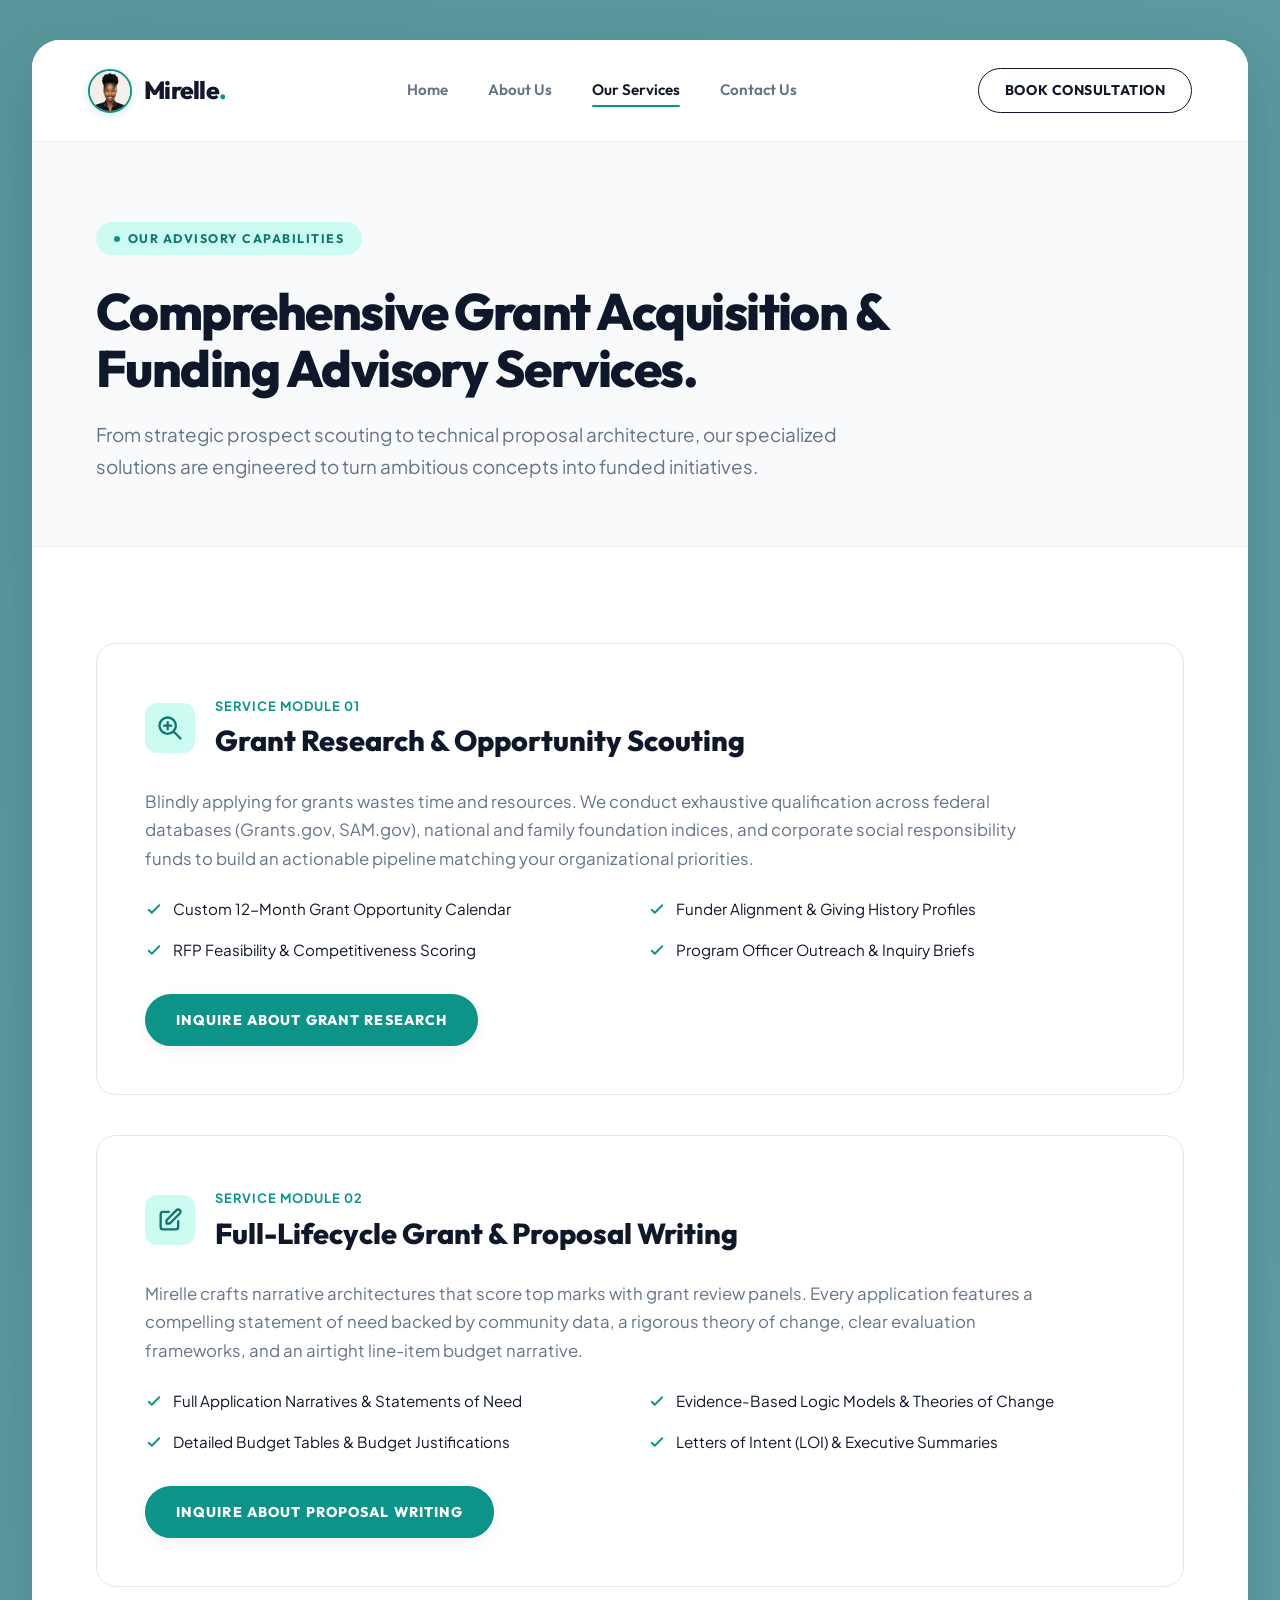
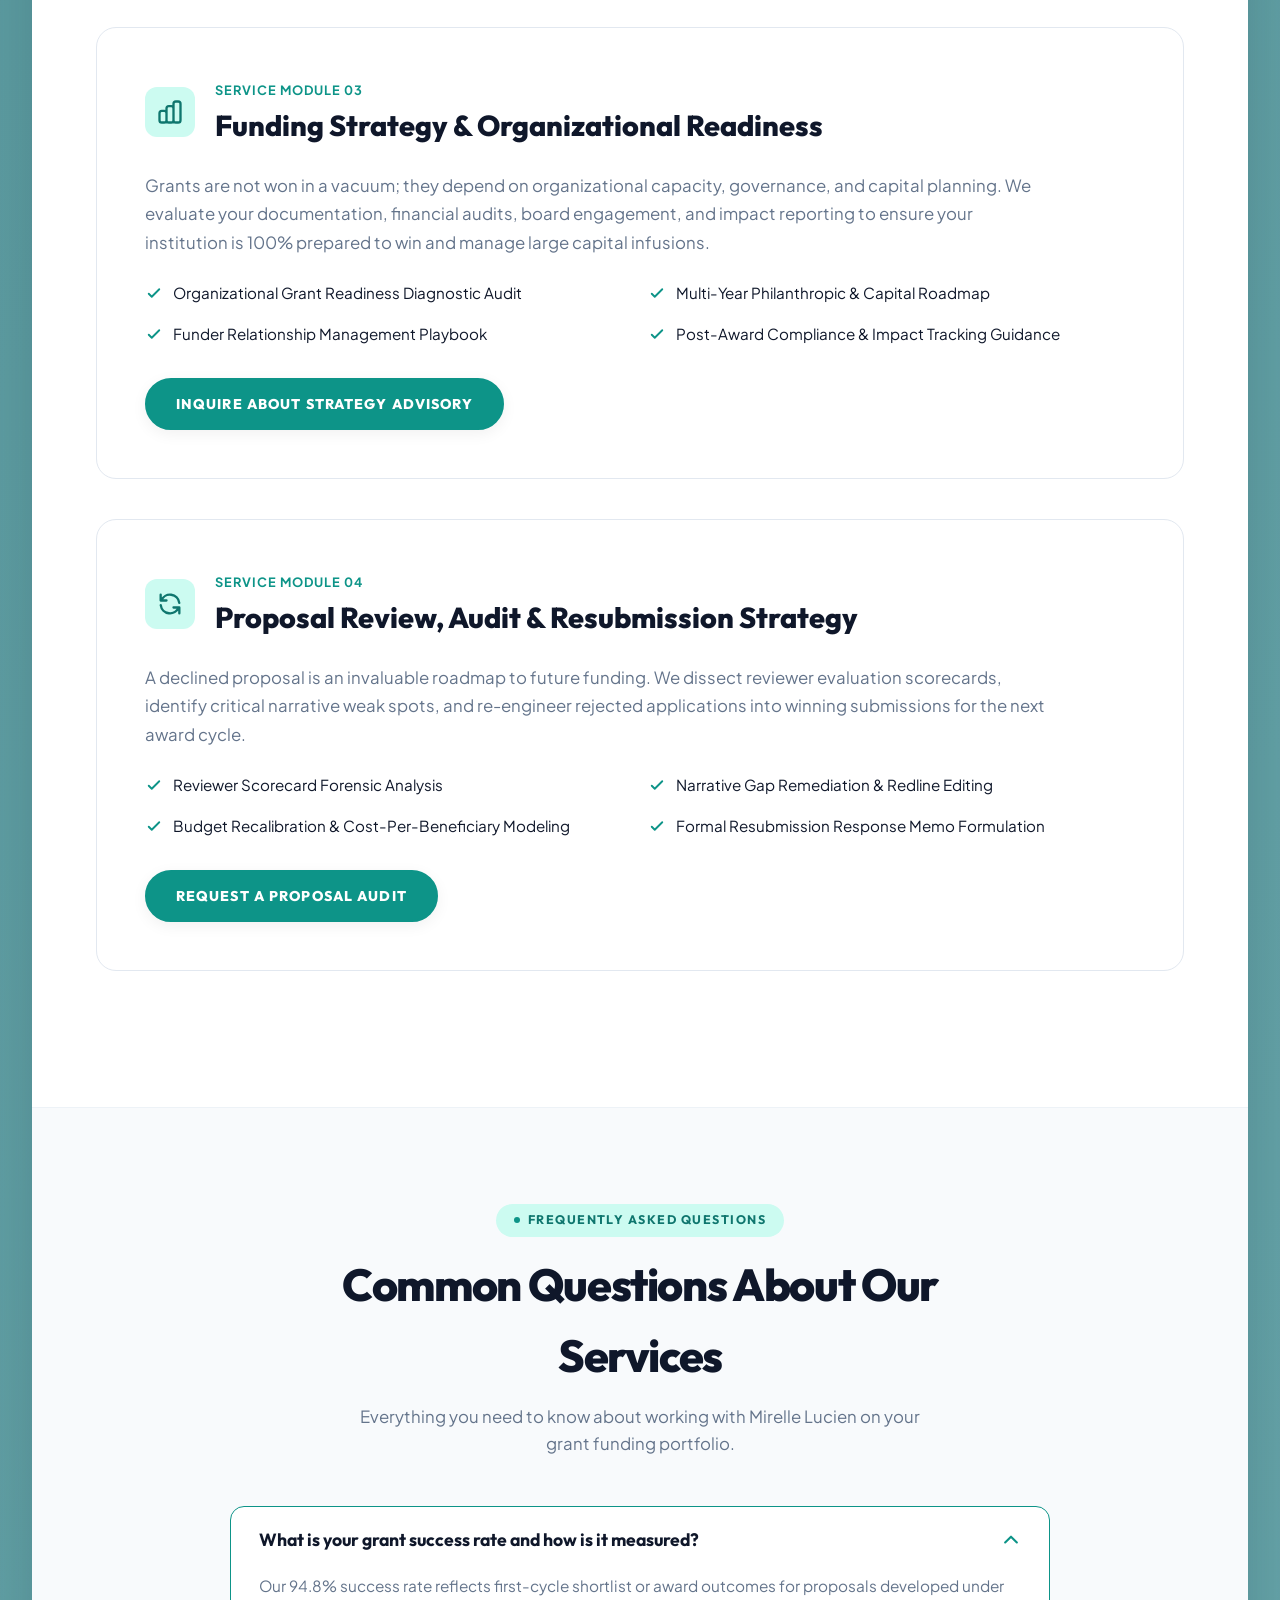
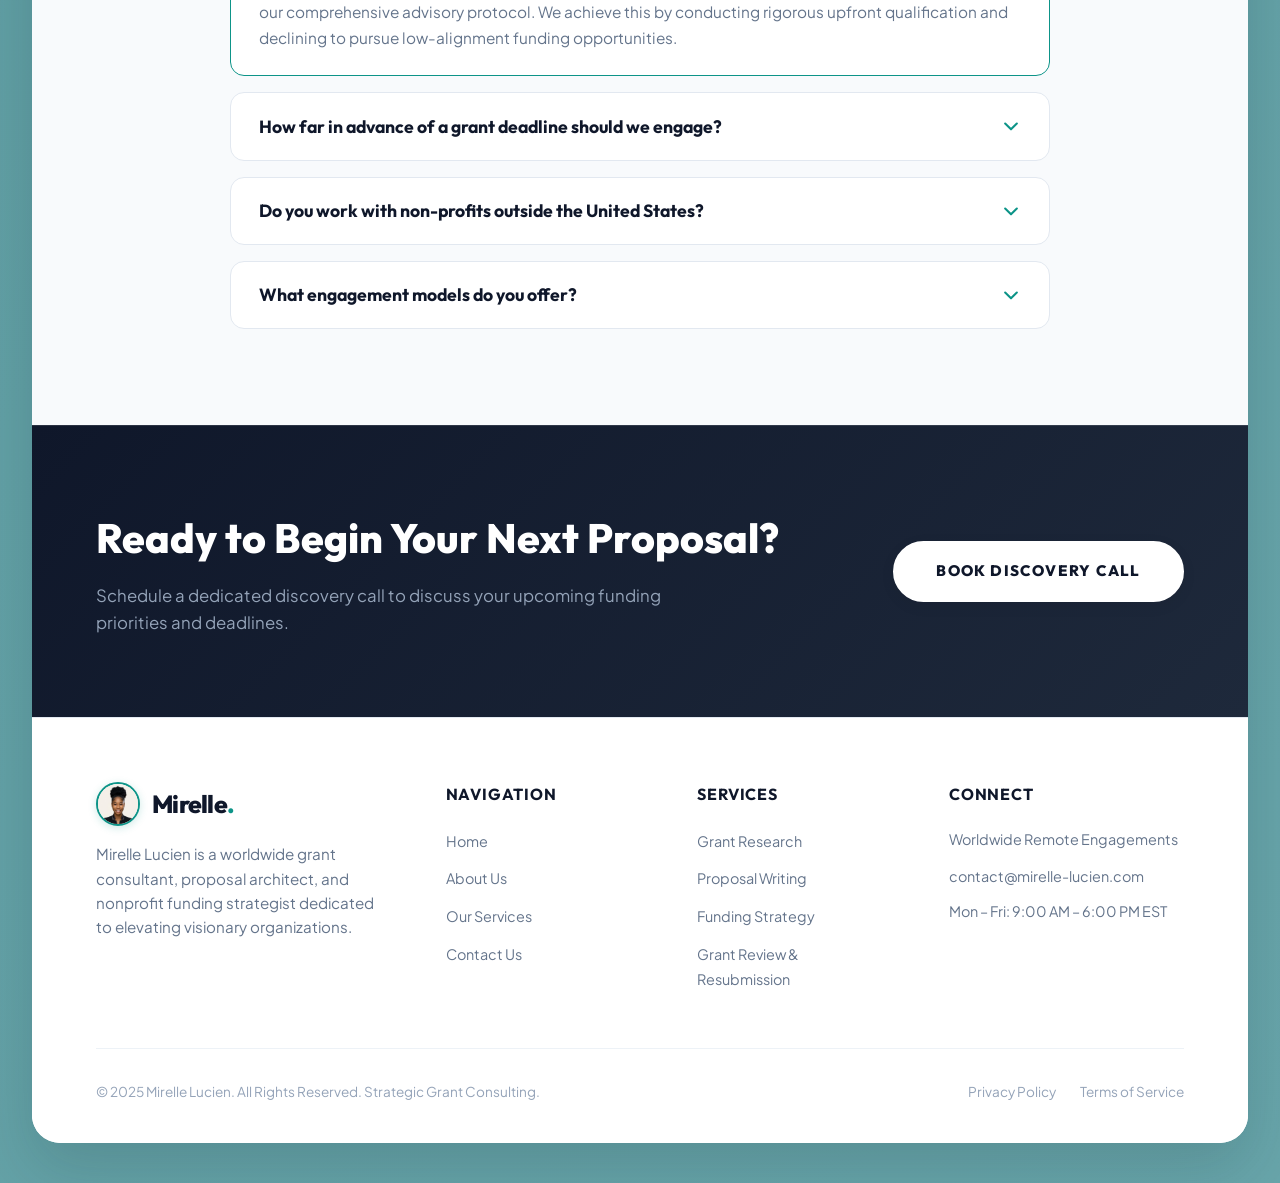
<file: services.html>
<!DOCTYPE html>
<html lang="en">
<head>
  <meta charset="UTF-8">
  <meta name="viewport" content="width=device-width, initial-scale=1.0">
  <title>Our Services — Mirelle Lucien | Strategic Grant Consulting</title>
  <meta name="description" content="Explore professional grant research, proposal writing, funding strategy, and audit services offered by Mirelle Lucien for non-profits and institutions worldwide.">
  
  <!-- Favicon -->
  <link rel="icon" href="data:image/svg+xml,<svg xmlns=%22http://www.w3.org/2000/svg%22 viewBox=%220 0 100 100%22><circle cx=%2250%22 cy=%2250%22 r=%2250%22 fill=%22%230d9488%22/><text y=%22.7em%22 x=%2250%22 text-anchor=%22middle%22 font-size=%2260%22 font-family=%22sans-serif%22 font-weight=%22bold%22 fill=%22white%22>M</text></svg>">

  <!-- Stylesheet -->
  <link rel="stylesheet" href="styles.css">
</head>
<body>

  <!-- OUTER CANVAS WRAPPER -->
  <div class="page-canvas-wrapper">
    <main class="main-floating-card">

      <!-- ======================================================================
           HEADER NAVIGATION
           ====================================================================== -->
      <header class="site-header" id="siteHeader">
        <div class="header-container">
          <a href="index.html" class="brand-logo" aria-label="Mirelle Lucien Homepage">
            <span class="logo-avatar-wrap">
              <img src="assets/images/mirelle-clean-portrait.jpg" alt="Mirelle Lucien" class="logo-avatar-img">
            </span>
            <span class="logo-text">Mirelle<span class="logo-dot">.</span></span>
          </a>

          <nav class="desktop-nav" aria-label="Primary Navigation">
            <a href="index.html" class="nav-link">Home</a>
            <a href="about.html" class="nav-link">About Us</a>
            <a href="services.html" class="nav-link active">Our Services</a>
            <a href="contact.html" class="nav-link">Contact Us</a>
          </nav>

          <div class="header-actions">
            <a href="contact.html" class="btn-header-cta">Book Consultation</a>
            <button class="mobile-menu-trigger" id="mobileMenuOpen" aria-label="Open mobile menu">
              <span></span>
              <span></span>
              <span></span>
            </button>
          </div>
        </div>
      </header>

      <!-- Mobile Navigation Drawer -->
      <div class="mobile-drawer-overlay" id="mobileDrawerOverlay"></div>
      <aside class="mobile-nav-drawer" id="mobileNavDrawer" aria-label="Mobile Navigation">
        <div class="drawer-header">
          <a href="index.html" class="brand-logo">
            <span class="logo-avatar-wrap">
              <img src="assets/images/mirelle-clean-portrait.jpg" alt="Mirelle Lucien" class="logo-avatar-img">
            </span>
            <span class="logo-text">Mirelle<span class="logo-dot">.</span></span>
          </a>
          <button class="drawer-close" id="mobileMenuClose" aria-label="Close menu">&times;</button>
        </div>

        <nav class="mobile-links">
          <a href="index.html" class="mobile-link">Home</a>
          <a href="about.html" class="mobile-link">About Us</a>
          <a href="services.html" class="mobile-link active">Our Services</a>
          <a href="contact.html" class="mobile-link">Contact Us</a>
        </nav>

        <div style="margin-top: auto;">
          <a href="contact.html" class="btn-ref-pill btn-ref-pill-teal" style="width: 100%; text-align: center;">Book Consultation</a>
          <p style="font-size: 0.85rem; color: var(--text-muted); text-align: center; margin-top: 1rem;">
            Serving Visionary Clients Worldwide
          </p>
        </div>
      </aside>

      <!-- ======================================================================
           INNER PAGE HERO
           ====================================================================== -->
      <section class="inner-page-hero">
        <div class="inner-hero-container">
          <div class="hero-eyebrow-pill">
            <span class="hero-eyebrow-dot"></span>
            Our Advisory Capabilities
          </div>
          <h1 class="inner-page-title">
            Comprehensive Grant Acquisition & <br>
            <span class="text-teal-highlight">Funding Advisory Services.</span>
          </h1>
          <p class="inner-page-lead">
            From strategic prospect scouting to technical proposal architecture, our specialized solutions are engineered to turn ambitious concepts into funded initiatives.
          </p>
        </div>
      </section>

      <!-- ======================================================================
           SERVICES CATALOG (In-Depth Service Modules)
           ====================================================================== -->
      <section class="services-catalog-section">
        
        <!-- Service 1: Grant Research & Prospect Scouting -->
        <div class="service-deep-card" id="research">
          <div class="service-deep-header">
            <div class="service-deep-icon">
              <svg width="28" height="28" fill="none" stroke="currentColor" stroke-width="2" viewBox="0 0 24 24">
                <path stroke-linecap="round" stroke-linejoin="round" d="M21 21l-6-6m2-5a7 7 0 11-14 0 7 7 0 0114 0zM10 7v3m0 0v3m0-3h3m-3 0H7"/>
              </svg>
            </div>
            <div>
              <span style="font-size: 0.8rem; font-weight: 700; color: var(--teal-primary); letter-spacing: 0.08em; text-transform: uppercase;">Service Module 01</span>
              <h2 style="font-family: var(--font-heading); font-size: 1.8rem; font-weight: 800; color: var(--text-main);">
                Grant Research & Opportunity Scouting
              </h2>
            </div>
          </div>
          <p style="color: var(--text-muted); font-size: 1.05rem; line-height: 1.7; max-width: 900px;">
            Blindly applying for grants wastes time and resources. We conduct exhaustive qualification across federal databases (Grants.gov, SAM.gov), national and family foundation indices, and corporate social responsibility funds to build an actionable pipeline matching your organizational priorities.
          </p>
          <ul class="service-deliverables-list">
            <li>
              <svg width="18" height="18" fill="none" stroke="currentColor" stroke-width="2.5" viewBox="0 0 24 24"><path stroke-linecap="round" stroke-linejoin="round" d="M5 13l4 4L19 7"/></svg>
              <span>Custom 12-Month Grant Opportunity Calendar</span>
            </li>
            <li>
              <svg width="18" height="18" fill="none" stroke="currentColor" stroke-width="2.5" viewBox="0 0 24 24"><path stroke-linecap="round" stroke-linejoin="round" d="M5 13l4 4L19 7"/></svg>
              <span>Funder Alignment & Giving History Profiles</span>
            </li>
            <li>
              <svg width="18" height="18" fill="none" stroke="currentColor" stroke-width="2.5" viewBox="0 0 24 24"><path stroke-linecap="round" stroke-linejoin="round" d="M5 13l4 4L19 7"/></svg>
              <span>RFP Feasibility & Competitiveness Scoring</span>
            </li>
            <li>
              <svg width="18" height="18" fill="none" stroke="currentColor" stroke-width="2.5" viewBox="0 0 24 24"><path stroke-linecap="round" stroke-linejoin="round" d="M5 13l4 4L19 7"/></svg>
              <span>Program Officer Outreach & Inquiry Briefs</span>
            </li>
          </ul>
          <a href="contact.html?service=research" class="btn-ref-pill btn-ref-pill-teal" style="font-size: 0.88rem; padding: 0.8rem 1.8rem;">
            Inquire About Grant Research
          </a>
        </div>

        <!-- Service 2: Grant & Proposal Writing -->
        <div class="service-deep-card" id="writing">
          <div class="service-deep-header">
            <div class="service-deep-icon">
              <svg width="28" height="28" fill="none" stroke="currentColor" stroke-width="2" viewBox="0 0 24 24">
                <path stroke-linecap="round" stroke-linejoin="round" d="M11 5H6a2 2 0 00-2 2v11a2 2 0 002 2h11a2 2 0 002-2v-5m-1.414-9.414a2 2 0 112.828 2.828L11.828 15H9v-2.828l8.586-8.586z"/>
              </svg>
            </div>
            <div>
              <span style="font-size: 0.8rem; font-weight: 700; color: var(--teal-primary); letter-spacing: 0.08em; text-transform: uppercase;">Service Module 02</span>
              <h2 style="font-family: var(--font-heading); font-size: 1.8rem; font-weight: 800; color: var(--text-main);">
                Full-Lifecycle Grant & Proposal Writing
              </h2>
            </div>
          </div>
          <p style="color: var(--text-muted); font-size: 1.05rem; line-height: 1.7; max-width: 900px;">
            Mirelle crafts narrative architectures that score top marks with grant review panels. Every application features a compelling statement of need backed by community data, a rigorous theory of change, clear evaluation frameworks, and an airtight line-item budget narrative.
          </p>
          <ul class="service-deliverables-list">
            <li>
              <svg width="18" height="18" fill="none" stroke="currentColor" stroke-width="2.5" viewBox="0 0 24 24"><path stroke-linecap="round" stroke-linejoin="round" d="M5 13l4 4L19 7"/></svg>
              <span>Full Application Narratives & Statements of Need</span>
            </li>
            <li>
              <svg width="18" height="18" fill="none" stroke="currentColor" stroke-width="2.5" viewBox="0 0 24 24"><path stroke-linecap="round" stroke-linejoin="round" d="M5 13l4 4L19 7"/></svg>
              <span>Evidence-Based Logic Models & Theories of Change</span>
            </li>
            <li>
              <svg width="18" height="18" fill="none" stroke="currentColor" stroke-width="2.5" viewBox="0 0 24 24"><path stroke-linecap="round" stroke-linejoin="round" d="M5 13l4 4L19 7"/></svg>
              <span>Detailed Budget Tables & Budget Justifications</span>
            </li>
            <li>
              <svg width="18" height="18" fill="none" stroke="currentColor" stroke-width="2.5" viewBox="0 0 24 24"><path stroke-linecap="round" stroke-linejoin="round" d="M5 13l4 4L19 7"/></svg>
              <span>Letters of Intent (LOI) & Executive Summaries</span>
            </li>
          </ul>
          <a href="contact.html?service=writing" class="btn-ref-pill btn-ref-pill-teal" style="font-size: 0.88rem; padding: 0.8rem 1.8rem;">
            Inquire About Proposal Writing
          </a>
        </div>

        <!-- Service 3: Funding Strategy & Consulting -->
        <div class="service-deep-card" id="strategy">
          <div class="service-deep-header">
            <div class="service-deep-icon">
              <svg width="28" height="28" fill="none" stroke="currentColor" stroke-width="2" viewBox="0 0 24 24">
                <path stroke-linecap="round" stroke-linejoin="round" d="M9 19v-6a2 2 0 00-2-2H5a2 2 0 00-2 2v6a2 2 0 002 2h2a2 2 0 002-2zm0 0V9a2 2 0 012-2h2a2 2 0 012 2v10m-6 0a2 2 0 002 2h2a2 2 0 002-2m0 0V5a2 2 0 012-2h2a2 2 0 012 2v14a2 2 0 01-2 2h-2a2 2 0 01-2-2z"/>
              </svg>
            </div>
            <div>
              <span style="font-size: 0.8rem; font-weight: 700; color: var(--teal-primary); letter-spacing: 0.08em; text-transform: uppercase;">Service Module 03</span>
              <h2 style="font-family: var(--font-heading); font-size: 1.8rem; font-weight: 800; color: var(--text-main);">
                Funding Strategy & Organizational Readiness
              </h2>
            </div>
          </div>
          <p style="color: var(--text-muted); font-size: 1.05rem; line-height: 1.7; max-width: 900px;">
            Grants are not won in a vacuum; they depend on organizational capacity, governance, and capital planning. We evaluate your documentation, financial audits, board engagement, and impact reporting to ensure your institution is 100% prepared to win and manage large capital infusions.
          </p>
          <ul class="service-deliverables-list">
            <li>
              <svg width="18" height="18" fill="none" stroke="currentColor" stroke-width="2.5" viewBox="0 0 24 24"><path stroke-linecap="round" stroke-linejoin="round" d="M5 13l4 4L19 7"/></svg>
              <span>Organizational Grant Readiness Diagnostic Audit</span>
            </li>
            <li>
              <svg width="18" height="18" fill="none" stroke="currentColor" stroke-width="2.5" viewBox="0 0 24 24"><path stroke-linecap="round" stroke-linejoin="round" d="M5 13l4 4L19 7"/></svg>
              <span>Multi-Year Philanthropic & Capital Roadmap</span>
            </li>
            <li>
              <svg width="18" height="18" fill="none" stroke="currentColor" stroke-width="2.5" viewBox="0 0 24 24"><path stroke-linecap="round" stroke-linejoin="round" d="M5 13l4 4L19 7"/></svg>
              <span>Funder Relationship Management Playbook</span>
            </li>
            <li>
              <svg width="18" height="18" fill="none" stroke="currentColor" stroke-width="2.5" viewBox="0 0 24 24"><path stroke-linecap="round" stroke-linejoin="round" d="M5 13l4 4L19 7"/></svg>
              <span>Post-Award Compliance & Impact Tracking Guidance</span>
            </li>
          </ul>
          <a href="contact.html?service=strategy" class="btn-ref-pill btn-ref-pill-teal" style="font-size: 0.88rem; padding: 0.8rem 1.8rem;">
            Inquire About Strategy Advisory
          </a>
        </div>

        <!-- Service 4: Grant Review, Audit & Resubmission -->
        <div class="service-deep-card" id="audit">
          <div class="service-deep-header">
            <div class="service-deep-icon">
              <svg width="28" height="28" fill="none" stroke="currentColor" stroke-width="2" viewBox="0 0 24 24">
                <path stroke-linecap="round" stroke-linejoin="round" d="M4 4v5h.582m15.356 2A8.001 8.001 0 004.582 9m0 0H9m11 11v-5h-.581m0 0a8.003 8.003 0 01-15.357-2m15.357 2H15"/>
              </svg>
            </div>
            <div>
              <span style="font-size: 0.8rem; font-weight: 700; color: var(--teal-primary); letter-spacing: 0.08em; text-transform: uppercase;">Service Module 04</span>
              <h2 style="font-family: var(--font-heading); font-size: 1.8rem; font-weight: 800; color: var(--text-main);">
                Proposal Review, Audit & Resubmission Strategy
              </h2>
            </div>
          </div>
          <p style="color: var(--text-muted); font-size: 1.05rem; line-height: 1.7; max-width: 900px;">
            A declined proposal is an invaluable roadmap to future funding. We dissect reviewer evaluation scorecards, identify critical narrative weak spots, and re-engineer rejected applications into winning submissions for the next award cycle.
          </p>
          <ul class="service-deliverables-list">
            <li>
              <svg width="18" height="18" fill="none" stroke="currentColor" stroke-width="2.5" viewBox="0 0 24 24"><path stroke-linecap="round" stroke-linejoin="round" d="M5 13l4 4L19 7"/></svg>
              <span>Reviewer Scorecard Forensic Analysis</span>
            </li>
            <li>
              <svg width="18" height="18" fill="none" stroke="currentColor" stroke-width="2.5" viewBox="0 0 24 24"><path stroke-linecap="round" stroke-linejoin="round" d="M5 13l4 4L19 7"/></svg>
              <span>Narrative Gap Remediation & Redline Editing</span>
            </li>
            <li>
              <svg width="18" height="18" fill="none" stroke="currentColor" stroke-width="2.5" viewBox="0 0 24 24"><path stroke-linecap="round" stroke-linejoin="round" d="M5 13l4 4L19 7"/></svg>
              <span>Budget Recalibration & Cost-Per-Beneficiary Modeling</span>
            </li>
            <li>
              <svg width="18" height="18" fill="none" stroke="currentColor" stroke-width="2.5" viewBox="0 0 24 24"><path stroke-linecap="round" stroke-linejoin="round" d="M5 13l4 4L19 7"/></svg>
              <span>Formal Resubmission Response Memo Formulation</span>
            </li>
          </ul>
          <a href="contact.html?service=audit" class="btn-ref-pill btn-ref-pill-teal" style="font-size: 0.88rem; padding: 0.8rem 1.8rem;">
            Request a Proposal Audit
          </a>
        </div>

      </section>

      <!-- ======================================================================
           FAQ ACCORDION
           ====================================================================== -->
      <section class="faq-section" style="background: var(--hero-bg); border-top: 1px solid var(--surface-border-subtle);">
        <div class="section-header-wrap" style="text-align: center; max-width: 680px; margin: 0 auto;">
          <div class="hero-eyebrow-pill" style="margin-bottom: 0.75rem;">
            <span class="hero-eyebrow-dot"></span>
            Frequently Asked Questions
          </div>
          <h2 class="section-main-title">Common Questions About Our Services</h2>
          <p class="section-desc-line" style="margin: 0 auto;">
            Everything you need to know about working with Mirelle Lucien on your grant funding portfolio.
          </p>
        </div>

        <div class="faq-accordion">
          
          <div class="faq-item active">
            <button class="faq-question-btn" type="button">
              <span>What is your grant success rate and how is it measured?</span>
              <svg class="faq-icon" fill="none" stroke="currentColor" stroke-width="2.5" viewBox="0 0 24 24"><path stroke-linecap="round" stroke-linejoin="round" d="M19 9l-7 7-7-7"/></svg>
            </button>
            <div class="faq-answer">
              Our 94.8% success rate reflects first-cycle shortlist or award outcomes for proposals developed under our comprehensive advisory protocol. We achieve this by conducting rigorous upfront qualification and declining to pursue low-alignment funding opportunities.
            </div>
          </div>

          <div class="faq-item">
            <button class="faq-question-btn" type="button">
              <span>How far in advance of a grant deadline should we engage?</span>
              <svg class="faq-icon" fill="none" stroke="currentColor" stroke-width="2.5" viewBox="0 0 24 24"><path stroke-linecap="round" stroke-linejoin="round" d="M19 9l-7 7-7-7"/></svg>
            </button>
            <div class="faq-answer">
              For major institutional or federal applications, we strongly recommend initiating engagement 6 to 10 weeks prior to the submission deadline. For private foundation proposals or LOIs, 3 to 4 weeks is typical. Expedited turnaround options are available depending on capacity.
            </div>
          </div>

          <div class="faq-item">
            <button class="faq-question-btn" type="button">
              <span>Do you work with non-profits outside the United States?</span>
              <svg class="faq-icon" fill="none" stroke="currentColor" stroke-width="2.5" viewBox="0 0 24 24"><path stroke-linecap="round" stroke-linejoin="round" d="M19 9l-7 7-7-7"/></svg>
            </button>
            <div class="faq-answer">
              Yes. Mirelle Lucien consults for international NGOs, cross-border social enterprises, and humanitarian initiatives globally. We specialize in international bilateral grants, UN-affiliated programs, and cross-border philanthropic foundations.
            </div>
          </div>

          <div class="faq-item">
            <button class="faq-question-btn" type="button">
              <span>What engagement models do you offer?</span>
              <svg class="faq-icon" fill="none" stroke="currentColor" stroke-width="2.5" viewBox="0 0 24 24"><path stroke-linecap="round" stroke-linejoin="round" d="M19 9l-7 7-7-7"/></svg>
            </button>
            <div class="faq-answer">
              We offer both single-project deliverables (for specific major grants) and monthly advisory retainers (for organizations seeking ongoing pipeline scouting, multi-application authoring, and funding strategy).
            </div>
          </div>

        </div>
      </section>

      <!-- ======================================================================
           FOOTER CTA BANNER
           ====================================================================== -->
      <section class="footer-cta-banner">
        <div class="footer-cta-text">
          <h2>Ready to Begin Your Next Proposal?</h2>
          <p>
            Schedule a dedicated discovery call to discuss your upcoming funding priorities and deadlines.
          </p>
        </div>
        <div>
          <a href="contact.html" class="btn-ref-pill btn-ref-pill-teal" style="background: #ffffff; color: #0f172a; border-color: #ffffff; white-space: nowrap;">
            Book Discovery Call
          </a>
        </div>
      </section>

      <!-- SITE FOOTER -->
      <footer class="site-footer">
        <div class="footer-top-grid">
          <div>
            <a href="index.html" class="brand-logo" aria-label="Mirelle Lucien Homepage">
              <span class="logo-avatar-wrap">
                <img src="assets/images/mirelle-clean-portrait.jpg" alt="Mirelle Lucien" class="logo-avatar-img">
              </span>
              <span class="logo-text">Mirelle<span class="logo-dot">.</span></span>
            </a>
            <p class="footer-brand-p">
              Mirelle Lucien is a worldwide grant consultant, proposal architect, and nonprofit funding strategist dedicated to elevating visionary organizations.
            </p>
          </div>

          <div>
            <h4 class="footer-col-title">Navigation</h4>
            <ul class="footer-links-list">
              <li><a href="index.html">Home</a></li>
              <li><a href="about.html">About Us</a></li>
              <li><a href="services.html">Our Services</a></li>
              <li><a href="contact.html">Contact Us</a></li>
            </ul>
          </div>

          <div>
            <h4 class="footer-col-title">Services</h4>
            <ul class="footer-links-list">
              <li><a href="services.html#research">Grant Research</a></li>
              <li><a href="services.html#writing">Proposal Writing</a></li>
              <li><a href="services.html#strategy">Funding Strategy</a></li>
              <li><a href="services.html#audit">Grant Review & Resubmission</a></li>
            </ul>
          </div>

          <div>
            <h4 class="footer-col-title">Connect</h4>
            <ul class="footer-links-list">
              <li style="color: var(--text-muted); font-size: 0.9rem;">Worldwide Remote Engagements</li>
              <li><a href="mailto:contact@mirelle-lucien.com">contact@mirelle-lucien.com</a></li>
              <li style="color: var(--text-muted); font-size: 0.9rem;">Mon – Fri: 9:00 AM – 6:00 PM EST</li>
            </ul>
          </div>
        </div>

        <div class="footer-bottom-bar">
          <div>
            &copy; 2025 Mirelle Lucien. All Rights Reserved. Strategic Grant Consulting.
          </div>
          <div style="display: flex; gap: 1.5rem;">
            <a href="about.html" style="color: var(--text-light);">Privacy Policy</a>
            <a href="about.html" style="color: var(--text-light);">Terms of Service</a>
          </div>
        </div>
      </footer>

    </main>
  </div>

  <script src="app.js"></script>
</body>
</html>
</file>
<file: styles.css>
/* ==========================================================================
   MIRELLE LUCIEN — STRATEGIC GRANT CONSULTING
   Design System Matching Award-Winning Reference Layout
   ========================================================================== */

@import url('https://fonts.googleapis.com/css2?family=Outfit:wght@300;400;500;600;700;800;900&family=Plus+Jakarta+Sans:wght@300;400;500;600;700&display=swap');

/* --------------------------------------------------------------------------
   CSS VARIABLES & DESIGN TOKENS
   -------------------------------------------------------------------------- */
:root {
  /* Reference Outer Canvas (Muted Soft Teal) */
  --canvas-bg: #5c9fa4;
  --canvas-bg-light: #6eaab0;
  
  /* Main Card & Surfaces */
  --card-bg: #ffffff;
  --hero-bg: #f8fafc;
  --surface-alt: #f1f5f9;
  --surface-border: #e2e8f0;
  --surface-border-subtle: #edf2f7;

  /* Signature Accents */
  --teal-primary: #0d9488;
  --teal-dark: #0f766e;
  --teal-light: #14b8a6;
  --teal-pale: #ccfbf1;
  --cyan-accent: #06b6d4;
  --cyan-pale: #e0f2fe;

  /* Typography */
  --text-main: #0f172a;
  --text-heading: #0f172a;
  --text-muted: #64748b;
  --text-light: #94a3b8;
  --text-white: #ffffff;

  /* Fonts */
  --font-heading: 'Outfit', -apple-system, BlinkMacSystemFont, "Segoe UI", Roboto, sans-serif;
  --font-body: 'Plus Jakarta Sans', -apple-system, BlinkMacSystemFont, "Segoe UI", Roboto, sans-serif;

  /* Radii & Shadows */
  --radius-card: 28px;
  --radius-pill: 9999px;
  --radius-md: 16px;
  --radius-sm: 8px;
  --shadow-card: 0 25px 60px rgba(15, 35, 45, 0.16);
  --shadow-subtle: 0 4px 20px rgba(15, 23, 42, 0.05);
  --shadow-hover: 0 12px 30px rgba(13, 148, 136, 0.12);

  /* Transitions */
  --ease-smooth: all 0.35s cubic-bezier(0.16, 1, 0.3, 1);
}

/* --------------------------------------------------------------------------
   RESET & FOUNDATIONS
   -------------------------------------------------------------------------- */
*, *::before, *::after {
  box-sizing: border-box;
  margin: 0;
  padding: 0;
}

html {
  scroll-behavior: smooth;
  font-size: 16px;
}

body {
  font-family: var(--font-body);
  background-color: var(--canvas-bg);
  color: var(--text-main);
  line-height: 1.6;
  -webkit-font-smoothing: antialiased;
  -moz-osx-font-smoothing: grayscale;
  min-height: 100vh;
}

a {
  color: inherit;
  text-decoration: none;
}

img {
  max-width: 100%;
  height: auto;
  display: block;
}

button {
  font-family: inherit;
  cursor: pointer;
  border: none;
  background: none;
}

/* --------------------------------------------------------------------------
   OUTER CANVAS & FLOATING CARD ARCHITECTURE (Reference Style)
   -------------------------------------------------------------------------- */
.page-canvas-wrapper {
  width: 100%;
  min-height: 100vh;
  padding: 2.5rem 2rem;
  display: flex;
  justify-content: center;
  align-items: flex-start;
  background: linear-gradient(135deg, #57979c 0%, #68a5aa 100%);
}

.main-floating-card {
  width: 100%;
  max-width: 1380px;
  background: var(--card-bg);
  border-radius: var(--radius-card);
  box-shadow: var(--shadow-card);
  overflow: hidden;
  position: relative;
}

/* --------------------------------------------------------------------------
   HEADER NAVIGATION (Portfo. Reference Aesthetic)
   -------------------------------------------------------------------------- */
.site-header {
  width: 100%;
  padding: 1.75rem 3.5rem;
  background: #ffffff;
  border-bottom: 1px solid var(--surface-border-subtle);
  position: sticky;
  top: 0;
  z-index: 100;
  transition: var(--ease-smooth);
}

.site-header.scrolled {
  padding: 1.25rem 3.5rem;
  box-shadow: 0 4px 20px rgba(0, 0, 0, 0.05);
}

.header-container {
  display: flex;
  align-items: center;
  justify-content: space-between;
}

/* Brand Logo with Mirelle's Circular Portrait */
.brand-logo {
  display: flex;
  align-items: center;
  gap: 0.75rem;
  position: relative;
  text-decoration: none;
}

.logo-avatar-wrap {
  width: 44px;
  height: 44px;
  border-radius: 50%;
  overflow: hidden;
  border: 2px solid var(--teal-primary);
  box-shadow: 0 2px 8px rgba(13, 148, 136, 0.2);
  flex-shrink: 0;
  display: flex;
  align-items: center;
  justify-content: center;
  background: #ffffff;
  transition: var(--ease-smooth);
}

.brand-logo:hover .logo-avatar-wrap {
  transform: scale(1.05);
  border-color: var(--teal-dark);
}

.logo-avatar-img {
  width: 100%;
  height: 100%;
  object-fit: cover;
  object-position: center top;
  display: block;
}

.logo-text {
  font-family: var(--font-heading);
  font-size: 1.55rem;
  font-weight: 800;
  letter-spacing: -0.03em;
  color: var(--text-main);
  position: relative;
  line-height: 1;
}

.logo-dot {
  color: var(--teal-primary);
}

/* Desktop Navigation Links */
.desktop-nav {
  display: flex;
  align-items: center;
  gap: 2.5rem;
}

.nav-link {
  font-family: var(--font-heading);
  font-size: 0.95rem;
  font-weight: 600;
  color: var(--text-muted);
  transition: var(--ease-smooth);
  position: relative;
}

.nav-link:hover,
.nav-link.active {
  color: var(--text-main);
}

.nav-link.active::after {
  content: '';
  position: absolute;
  bottom: -4px;
  left: 0;
  width: 100%;
  height: 2px;
  background: var(--teal-primary);
  border-radius: 2px;
}

/* Header Actions */
.header-actions {
  display: flex;
  align-items: center;
  gap: 1.25rem;
}

.btn-header-cta {
  display: inline-flex;
  align-items: center;
  justify-content: center;
  padding: 0.65rem 1.6rem;
  font-family: var(--font-heading);
  font-size: 0.88rem;
  font-weight: 700;
  letter-spacing: 0.04em;
  text-transform: uppercase;
  color: var(--text-main);
  background: transparent;
  border: 1.5px solid var(--text-main);
  border-radius: var(--radius-pill);
  transition: var(--ease-smooth);
}

.btn-header-cta:hover {
  background: var(--text-main);
  color: #ffffff;
  transform: translateY(-1px);
}

.mobile-menu-trigger {
  display: none;
  flex-direction: column;
  gap: 5px;
  padding: 6px;
}

.mobile-menu-trigger span {
  width: 24px;
  height: 2.5px;
  background-color: var(--text-main);
  border-radius: 2px;
  transition: var(--ease-smooth);
}

/* Mobile Drawer */
.mobile-nav-drawer {
  position: fixed;
  top: 0;
  right: -100%;
  width: 85%;
  max-width: 360px;
  height: 100%;
  background: #ffffff;
  z-index: 200;
  box-shadow: -10px 0 40px rgba(0, 0, 0, 0.15);
  display: flex;
  flex-direction: column;
  padding: 2.5rem 2rem;
  transition: right 0.4s cubic-bezier(0.16, 1, 0.3, 1);
}

.mobile-nav-drawer.active {
  right: 0;
}

.mobile-drawer-overlay {
  position: fixed;
  inset: 0;
  background: rgba(15, 23, 42, 0.4);
  backdrop-filter: blur(4px);
  z-index: 190;
  opacity: 0;
  visibility: hidden;
  transition: var(--ease-smooth);
}

.mobile-drawer-overlay.active {
  opacity: 1;
  visibility: visible;
}

.drawer-header {
  display: flex;
  align-items: center;
  justify-content: space-between;
  margin-bottom: 2.5rem;
}

.drawer-close {
  font-size: 2rem;
  color: var(--text-main);
  line-height: 1;
}

.mobile-links {
  display: flex;
  flex-direction: column;
  gap: 1.5rem;
  margin-bottom: 2.5rem;
}

.mobile-link {
  font-family: var(--font-heading);
  font-size: 1.25rem;
  font-weight: 700;
  color: var(--text-muted);
}

.mobile-link.active,
.mobile-link:hover {
  color: var(--teal-primary);
}

/* --------------------------------------------------------------------------
   REFERENCE-ACCURATE HERO SECTION (Single / Non-Sliding)
   -------------------------------------------------------------------------- */
.ref-hero-section {
  position: relative;
  background-color: var(--hero-bg);
  padding: 5rem 4rem 6rem;
  overflow: hidden;
}

.ref-hero-grid {
  display: grid;
  grid-template-columns: 1.05fr 1fr;
  align-items: center;
  gap: 3.5rem;
  position: relative;
  z-index: 5;
}

/* Hero Left Column: Editorial Typography */
.ref-hero-left {
  max-width: 580px;
}

.hero-eyebrow-pill {
  display: inline-flex;
  align-items: center;
  gap: 0.5rem;
  padding: 0.4rem 1.1rem;
  background: var(--teal-pale);
  color: var(--teal-dark);
  font-family: var(--font-heading);
  font-size: 0.78rem;
  font-weight: 700;
  letter-spacing: 0.12em;
  text-transform: uppercase;
  border-radius: var(--radius-pill);
  margin-bottom: 1.75rem;
}

.hero-eyebrow-dot {
  width: 6px;
  height: 6px;
  background: var(--teal-primary);
  border-radius: 50%;
}

.ref-hero-title {
  font-family: var(--font-heading);
  font-size: clamp(2.8rem, 4.8vw, 4.4rem);
  font-weight: 800;
  line-height: 1.08;
  letter-spacing: -0.035em;
  color: var(--text-main);
  margin-bottom: 1.5rem;
}

.ref-hero-title span.text-teal-highlight {
  color: var(--teal-primary);
}

.ref-hero-subtitle {
  font-size: 1.12rem;
  color: var(--text-muted);
  line-height: 1.75;
  margin-bottom: 2.5rem;
}

/* Reference Style Contact Pill Button */
.btn-ref-pill {
  display: inline-flex;
  align-items: center;
  justify-content: center;
  padding: 1rem 2.6rem;
  font-family: var(--font-heading);
  font-size: 0.95rem;
  font-weight: 800;
  letter-spacing: 0.08em;
  text-transform: uppercase;
  color: var(--text-main);
  background: #ffffff;
  border: 2px solid var(--text-main);
  border-radius: var(--radius-pill);
  box-shadow: 0 4px 15px rgba(0, 0, 0, 0.06);
  transition: var(--ease-smooth);
}

.btn-ref-pill:hover {
  background: var(--text-main);
  color: #ffffff;
  transform: translateY(-2px);
  box-shadow: 0 8px 25px rgba(15, 23, 42, 0.18);
}

.btn-ref-pill-teal {
  background: var(--teal-primary);
  color: #ffffff;
  border-color: var(--teal-primary);
}

.btn-ref-pill-teal:hover {
  background: var(--teal-dark);
  border-color: var(--teal-dark);
  color: #ffffff;
}

/* Hero Right Column: Artistic Splash Visual + Mirelle Portrait */
.ref-hero-right {
  position: relative;
  display: flex;
  align-items: center;
  justify-content: center;
}

.hero-visual-frame {
  position: relative;
  width: 100%;
  max-width: 520px;
  border-radius: 24px;
  overflow: hidden;
  box-shadow: 0 20px 50px rgba(15, 23, 42, 0.1);
  border: 1px solid rgba(226, 232, 240, 0.8);
  background: #ffffff;
  transition: transform 0.5s cubic-bezier(0.16, 1, 0.3, 1), box-shadow 0.5s ease;
}

.hero-visual-frame:hover {
  transform: translateY(-4px);
  box-shadow: 0 25px 60px rgba(13, 148, 136, 0.15);
}

.hero-portrait-img,
.hero-splash-img {
  width: 100%;
  height: auto;
  display: block;
  object-fit: cover;
  border-radius: 24px;
}

/* Vertical Social Icons (Matching Reference Right Side) */
.vertical-social-bar {
  position: absolute;
  right: -1.75rem;
  top: 50%;
  transform: translateY(-50%);
  display: flex;
  flex-direction: column;
  gap: 0.75rem;
  padding: 0.9rem 0.6rem;
  background: #ffffff;
  border-radius: var(--radius-pill);
  box-shadow: 0 8px 25px rgba(0, 0, 0, 0.08);
  border: 1px solid var(--surface-border);
  z-index: 10;
}

.social-circle-link {
  width: 32px;
  height: 32px;
  display: flex;
  align-items: center;
  justify-content: center;
  border-radius: 50%;
  color: var(--text-muted);
  font-size: 0.85rem;
  transition: var(--ease-smooth);
}

.social-circle-link:hover {
  background: var(--teal-pale);
  color: var(--teal-primary);
  transform: scale(1.1);
}

/* Reference Curved Tab Notch with Down Arrow */
.hero-scroll-notch {
  position: absolute;
  bottom: 0;
  left: 50%;
  transform: translateX(-50%);
  width: 80px;
  height: 36px;
  background: #ffffff;
  border-top-left-radius: 40px;
  border-top-right-radius: 40px;
  display: flex;
  align-items: center;
  justify-content: center;
  z-index: 15;
  box-shadow: 0 -4px 10px rgba(0, 0, 0, 0.03);
}

.hero-scroll-notch a {
  color: var(--text-main);
  display: flex;
  align-items: center;
  justify-content: center;
  animation: bounceDown 2s infinite ease-in-out;
}

@keyframes bounceDown {
  0%, 100% { transform: translateY(0); }
  50% { transform: translateY(4px); }
}

/* --------------------------------------------------------------------------
   OUR SERVICES SECTION (3 Clean Rounded Cards from Reference)
   -------------------------------------------------------------------------- */
.services-section {
  padding: 6rem 4rem;
  background: #ffffff;
  position: relative;
}

.section-header-wrap {
  margin-bottom: 3.5rem;
}

.section-main-title {
  font-family: var(--font-heading);
  font-size: clamp(2.2rem, 3.5vw, 3rem);
  font-weight: 800;
  letter-spacing: -0.03em;
  color: var(--text-main);
  margin-bottom: 0.75rem;
}

.section-desc-line {
  font-size: 1.05rem;
  color: var(--text-muted);
  max-width: 600px;
}

/* 3 Clean Rounded Cards Grid */
.ref-services-grid {
  display: grid;
  grid-template-columns: repeat(3, 1fr);
  gap: 2rem;
}

.service-card-ref {
  padding: 2.75rem 2.25rem;
  background: #ffffff;
  border: 1.5px solid var(--surface-border);
  border-radius: 20px;
  display: flex;
  flex-direction: column;
  justify-content: space-between;
  min-height: 280px;
  transition: var(--ease-smooth);
  position: relative;
}

.service-card-ref:hover {
  border-color: var(--teal-primary);
  transform: translateY(-5px);
  box-shadow: var(--shadow-hover);
}

.service-card-icon {
  width: 44px;
  height: 44px;
  color: var(--teal-primary);
  margin-bottom: 1.75rem;
}

.service-card-title {
  font-family: var(--font-heading);
  font-size: 1.45rem;
  font-weight: 700;
  color: var(--text-main);
  margin-bottom: 0.85rem;
}

.service-card-desc {
  font-size: 0.95rem;
  color: var(--text-muted);
  line-height: 1.65;
  margin-bottom: 1.5rem;
}

.service-card-link {
  font-family: var(--font-heading);
  font-size: 0.88rem;
  font-weight: 700;
  color: var(--teal-primary);
  display: inline-flex;
  align-items: center;
  gap: 0.4rem;
  margin-top: auto;
  transition: var(--ease-smooth);
}

.service-card-link:hover {
  color: var(--teal-dark);
  gap: 0.7rem;
}

/* --------------------------------------------------------------------------
   AWARDS & RECOGNITIONS / STATS SECTION (Reference Style)
   -------------------------------------------------------------------------- */
.awards-stats-section {
  padding: 5.5rem 4rem;
  background: var(--hero-bg);
  border-top: 1px solid var(--surface-border-subtle);
  border-bottom: 1px solid var(--surface-border-subtle);
}

.awards-stats-grid {
  display: grid;
  grid-template-columns: 1fr 1fr;
  gap: 4rem;
  align-items: center;
}

/* Awards Cards Grid */
.awards-list-grid {
  display: grid;
  grid-template-columns: 1fr 1fr;
  gap: 1.25rem;
  margin-top: 1.75rem;
}

.award-item-card {
  padding: 1.25rem 1.4rem;
  background: #ffffff;
  border: 1px solid var(--surface-border);
  border-radius: var(--radius-sm);
  display: flex;
  flex-direction: column;
}

.award-year {
  font-size: 0.72rem;
  font-weight: 700;
  color: var(--teal-primary);
  letter-spacing: 0.08em;
  margin-bottom: 0.25rem;
}

.award-name {
  font-family: var(--font-heading);
  font-size: 0.95rem;
  font-weight: 700;
  color: var(--text-main);
  line-height: 1.3;
}

.award-issuer {
  font-size: 0.75rem;
  color: var(--text-light);
  margin-top: 0.25rem;
}

/* Big Bold Numbers / Metrics */
.big-stats-row {
  display: flex;
  align-items: baseline;
  justify-content: space-between;
  gap: 2rem;
  padding-top: 2rem;
}

.stat-metric-unit {
  display: flex;
  flex-direction: column;
}

.stat-big-number {
  font-family: var(--font-heading);
  font-size: clamp(2.8rem, 4.2vw, 3.8rem);
  font-weight: 800;
  line-height: 1;
  color: var(--text-main);
  letter-spacing: -0.04em;
}

.stat-label-text {
  font-size: 0.85rem;
  font-weight: 600;
  color: var(--text-muted);
  margin-top: 0.4rem;
  text-transform: uppercase;
  letter-spacing: 0.05em;
}

/* --------------------------------------------------------------------------
   TESTIMONIALS SECTION (Reference Style Quote Carousel)
   -------------------------------------------------------------------------- */
.testimonials-section {
  padding: 6rem 4rem;
  background: #ffffff;
}

.testimonials-grid {
  display: grid;
  grid-template-columns: repeat(3, 1fr);
  gap: 2rem;
  margin-top: 3rem;
}

.testimonial-card-ref {
  padding: 2.25rem;
  background: var(--hero-bg);
  border-radius: 18px;
  border: 1px solid var(--surface-border-subtle);
  display: flex;
  flex-direction: column;
  justify-content: space-between;
}

.testimonial-quote {
  font-size: 0.96rem;
  color: var(--text-muted);
  line-height: 1.7;
  margin-bottom: 1.75rem;
  font-style: italic;
}

.testimonial-author-wrap {
  display: flex;
  flex-direction: column;
}

.testimonial-author-name {
  font-family: var(--font-heading);
  font-size: 1.05rem;
  font-weight: 700;
  color: var(--text-main);
}

.testimonial-author-role {
  font-size: 0.78rem;
  color: var(--teal-primary);
  font-weight: 600;
}

/* --------------------------------------------------------------------------
   LATEST NEWS & INSIGHTS (Reference Style 3 Image Cards)
   -------------------------------------------------------------------------- */
.news-section {
  padding: 6rem 4rem;
  background: var(--hero-bg);
  border-top: 1px solid var(--surface-border-subtle);
}

.news-cards-grid {
  display: grid;
  grid-template-columns: repeat(3, 1fr);
  gap: 2rem;
  margin-top: 3rem;
}

.news-card-ref {
  background: #ffffff;
  border-radius: 18px;
  overflow: hidden;
  border: 1px solid var(--surface-border-subtle);
  transition: var(--ease-smooth);
  display: flex;
  flex-direction: column;
}

.news-card-ref:hover {
  transform: translateY(-4px);
  box-shadow: 0 12px 30px rgba(0, 0, 0, 0.08);
}

.news-img-box {
  width: 100%;
  height: 200px;
  background-color: var(--teal-pale);
  overflow: hidden;
}

.news-img-box img {
  width: 100%;
  height: 100%;
  object-fit: cover;
  transition: transform 0.6s var(--ease-smooth);
}

.news-card-ref:hover .news-img-box img {
  transform: scale(1.05);
}

.news-card-body {
  padding: 1.75rem;
  display: flex;
  flex-direction: column;
  flex-grow: 1;
}

.news-tag {
  font-size: 0.75rem;
  font-weight: 700;
  color: var(--teal-primary);
  text-transform: uppercase;
  letter-spacing: 0.06em;
  margin-bottom: 0.5rem;
}

.news-title {
  font-family: var(--font-heading);
  font-size: 1.15rem;
  font-weight: 700;
  line-height: 1.35;
  color: var(--text-main);
  margin-bottom: 0.75rem;
}

.news-excerpt {
  font-size: 0.88rem;
  color: var(--text-muted);
  line-height: 1.6;
}

.news-cta-wrap {
  text-align: center;
  margin-top: 3.5rem;
}

/* --------------------------------------------------------------------------
   CTA SECTION & FOOTER (Clean Corporate Reference)
   -------------------------------------------------------------------------- */
.footer-cta-banner {
  padding: 5rem 4rem;
  background: linear-gradient(135deg, #0f172a 0%, #1e293b 100%);
  color: #ffffff;
  display: flex;
  align-items: center;
  justify-content: space-between;
  border-top: 1px solid rgba(255, 255, 255, 0.1);
}

.footer-cta-text h2 {
  font-family: var(--font-heading);
  font-size: clamp(2rem, 3.2vw, 2.75rem);
  font-weight: 800;
  color: #ffffff;
  margin-bottom: 0.75rem;
}

.footer-cta-text p {
  color: #94a3b8;
  font-size: 1.05rem;
  max-width: 600px;
}

.site-footer {
  padding: 4rem 4rem 2.5rem;
  background: #ffffff;
  border-top: 1px solid var(--surface-border);
}

.footer-top-grid {
  display: grid;
  grid-template-columns: 1.5fr 1fr 1fr 1.2fr;
  gap: 3.5rem;
  margin-bottom: 3.5rem;
}

.footer-brand-p {
  color: var(--text-muted);
  font-size: 0.95rem;
  margin-top: 1rem;
  max-width: 320px;
}

.footer-col-title {
  font-family: var(--font-heading);
  font-size: 1rem;
  font-weight: 700;
  color: var(--text-main);
  margin-bottom: 1.25rem;
  text-transform: uppercase;
  letter-spacing: 0.05em;
}

.footer-links-list {
  list-style: none;
  display: flex;
  flex-direction: column;
  gap: 0.75rem;
}

.footer-links-list a {
  font-size: 0.9rem;
  color: var(--text-muted);
  transition: var(--ease-smooth);
}

.footer-links-list a:hover {
  color: var(--teal-primary);
}

.footer-bottom-bar {
  display: flex;
  align-items: center;
  justify-content: space-between;
  padding-top: 2rem;
  border-top: 1px solid var(--surface-border-subtle);
  font-size: 0.85rem;
  color: var(--text-light);
}

/* --------------------------------------------------------------------------
   SHARED INNER PAGE STYLES (About, Services, Contact)
   -------------------------------------------------------------------------- */
.inner-page-hero {
  padding: 5rem 4rem 4rem;
  background-color: var(--hero-bg);
  border-bottom: 1px solid var(--surface-border-subtle);
}

.inner-hero-container {
  max-width: 820px;
}

.inner-page-title {
  font-family: var(--font-heading);
  font-size: clamp(2.5rem, 4vw, 3.6rem);
  font-weight: 800;
  line-height: 1.12;
  letter-spacing: -0.03em;
  color: var(--text-main);
  margin-bottom: 1.25rem;
}

.inner-page-lead {
  font-size: 1.18rem;
  color: var(--text-muted);
  line-height: 1.7;
}

/* About Page Specifics */
.about-editorial-section {
  padding: 6rem 4rem;
  background: #ffffff;
}

.about-editorial-grid {
  display: grid;
  grid-template-columns: 0.9fr 1.1fr;
  gap: 4rem;
  align-items: center;
}

.about-img-frame {
  border-radius: 20px;
  overflow: hidden;
  box-shadow: 0 16px 40px rgba(15, 23, 42, 0.1);
  position: relative;
}

.about-img-frame img {
  width: 100%;
  height: 100%;
  object-fit: cover;
}

/* Services Page Specifics */
.services-catalog-section {
  padding: 6rem 4rem;
  background: #ffffff;
}

.service-deep-card {
  padding: 3rem;
  border: 1.5px solid var(--surface-border);
  border-radius: 20px;
  background: #ffffff;
  margin-bottom: 2.5rem;
  transition: var(--ease-smooth);
}

.service-deep-card:hover {
  border-color: var(--teal-primary);
  box-shadow: var(--shadow-hover);
}

.service-deep-header {
  display: flex;
  align-items: center;
  gap: 1.25rem;
  margin-bottom: 1.5rem;
}

.service-deep-icon {
  width: 50px;
  height: 50px;
  background: var(--teal-pale);
  color: var(--teal-dark);
  border-radius: 12px;
  display: flex;
  align-items: center;
  justify-content: center;
}

.service-deliverables-list {
  list-style: none;
  display: grid;
  grid-template-columns: 1fr 1fr;
  gap: 1rem;
  margin: 1.5rem 0 2rem;
}

.service-deliverables-list li {
  display: flex;
  align-items: center;
  gap: 0.6rem;
  font-size: 0.95rem;
  color: var(--text-main);
}

.service-deliverables-list li svg {
  color: var(--teal-primary);
  flex-shrink: 0;
}

/* Contact Page Specifics */
.contact-section-wrap {
  padding: 6rem 4rem;
  background: #ffffff;
}

.contact-layout-grid {
  display: grid;
  grid-template-columns: 1.15fr 0.85fr;
  gap: 4rem;
}

.contact-form-card {
  padding: 3rem;
  background: var(--hero-bg);
  border-radius: 20px;
  border: 1px solid var(--surface-border-subtle);
}

.form-group {
  margin-bottom: 1.5rem;
}

.form-label {
  display: block;
  font-family: var(--font-heading);
  font-size: 0.88rem;
  font-weight: 700;
  color: var(--text-main);
  margin-bottom: 0.5rem;
}

.form-input, .form-select, .form-textarea {
  width: 100%;
  padding: 0.9rem 1.2rem;
  border: 1.5px solid var(--surface-border);
  border-radius: 8px;
  font-family: inherit;
  font-size: 0.95rem;
  color: var(--text-main);
  background: #ffffff;
  transition: var(--ease-smooth);
}

.form-input:focus, .form-select:focus, .form-textarea:focus {
  outline: none;
  border-color: var(--teal-primary);
  box-shadow: 0 0 0 3px rgba(13, 148, 136, 0.15);
}

.form-textarea {
  resize: vertical;
  min-height: 120px;
}

.btn-submit {
  width: 100%;
  padding: 1.1rem 2rem;
  background: var(--teal-primary);
  color: #ffffff;
  font-family: var(--font-heading);
  font-size: 1rem;
  font-weight: 700;
  border-radius: var(--radius-pill);
  border: none;
  cursor: pointer;
  transition: var(--ease-smooth);
  display: flex;
  align-items: center;
  justify-content: center;
  gap: 0.5rem;
}

.btn-submit:hover {
  background: var(--teal-dark);
  transform: translateY(-2px);
  box-shadow: 0 8px 20px rgba(13, 148, 136, 0.25);
}

.form-alert {
  padding: 1rem 1.25rem;
  border-radius: 8px;
  font-size: 0.92rem;
  margin-top: 1rem;
  display: none;
}

.form-alert.active {
  display: block;
}

.form-alert-success {
  background: #ecfdf5;
  color: #065f46;
  border: 1px solid #a7f3d0;
}

/* Contact Info Aside */
.contact-info-card {
  padding: 3rem 2.5rem;
  background: #ffffff;
  border-radius: 20px;
  border: 1.5px solid var(--surface-border);
}

.contact-detail-row {
  display: flex;
  align-items: flex-start;
  gap: 1.25rem;
  margin-bottom: 2rem;
}

.contact-icon-bubble {
  width: 48px;
  height: 48px;
  background: var(--teal-pale);
  color: var(--teal-primary);
  border-radius: 12px;
  display: flex;
  align-items: center;
  justify-content: center;
  flex-shrink: 0;
}

.contact-detail-title {
  font-family: var(--font-heading);
  font-size: 1.05rem;
  font-weight: 700;
  color: var(--text-main);
  margin-bottom: 0.25rem;
}

.contact-detail-text {
  font-size: 0.95rem;
  color: var(--text-muted);
  line-height: 1.5;
}

/* Values Grid */
.values-grid {
  display: grid;
  grid-template-columns: repeat(3, 1fr);
  gap: 2rem;
  margin-top: 3rem;
}

.value-card {
  padding: 2.5rem 2rem;
  background: var(--hero-bg);
  border-radius: 18px;
  border: 1px solid var(--surface-border-subtle);
  transition: var(--ease-smooth);
}

.value-card:hover {
  transform: translateY(-4px);
  border-color: var(--teal-primary);
  box-shadow: var(--shadow-subtle);
}

.value-card-icon {
  width: 44px;
  height: 44px;
  color: var(--teal-primary);
  margin-bottom: 1.25rem;
}

.value-card-title {
  font-family: var(--font-heading);
  font-size: 1.3rem;
  font-weight: 700;
  color: var(--text-main);
  margin-bottom: 0.75rem;
}

.value-card-desc {
  font-size: 0.95rem;
  color: var(--text-muted);
  line-height: 1.65;
}

/* Process Timeline Grid */
.process-grid {
  display: grid;
  grid-template-columns: repeat(4, 1fr);
  gap: 1.75rem;
  margin-top: 3rem;
}

.process-step-card {
  padding: 2.25rem 1.75rem;
  background: #ffffff;
  border: 1.5px solid var(--surface-border);
  border-radius: 18px;
  position: relative;
  transition: var(--ease-smooth);
}

.process-step-card:hover {
  border-color: var(--teal-primary);
  transform: translateY(-4px);
  box-shadow: var(--shadow-hover);
}

.process-step-num {
  font-family: var(--font-heading);
  font-size: 2.2rem;
  font-weight: 800;
  color: var(--teal-light);
  line-height: 1;
  margin-bottom: 1rem;
}

.process-step-title {
  font-family: var(--font-heading);
  font-size: 1.15rem;
  font-weight: 700;
  color: var(--text-main);
  margin-bottom: 0.65rem;
}

.process-step-desc {
  font-size: 0.9rem;
  color: var(--text-muted);
  line-height: 1.6;
}

/* FAQ Accordion */
.faq-section {
  padding: 6rem 4rem;
  background: #ffffff;
}

.faq-accordion {
  max-width: 820px;
  margin: 3rem auto 0;
  display: flex;
  flex-direction: column;
  gap: 1rem;
}

.faq-item {
  border: 1px solid var(--surface-border);
  border-radius: 14px;
  overflow: hidden;
  background: #ffffff;
  transition: var(--ease-smooth);
}

.faq-item.active {
  border-color: var(--teal-primary);
}

.faq-question-btn {
  width: 100%;
  padding: 1.35rem 1.75rem;
  display: flex;
  align-items: center;
  justify-content: space-between;
  gap: 1rem;
  text-align: left;
  font-family: var(--font-heading);
  font-size: 1.1rem;
  font-weight: 700;
  color: var(--text-main);
  background: transparent;
  border: none;
  cursor: pointer;
  transition: var(--ease-smooth);
}

.faq-question-btn:hover {
  color: var(--teal-primary);
}

.faq-icon {
  width: 20px;
  height: 20px;
  color: var(--teal-primary);
  transition: transform 0.3s ease;
  flex-shrink: 0;
}

.faq-item.active .faq-icon {
  transform: rotate(180deg);
}

.faq-answer {
  max-height: 0;
  overflow: hidden;
  transition: max-height 0.35s ease, padding 0.35s ease;
  padding: 0 1.75rem;
  font-size: 0.96rem;
  color: var(--text-muted);
  line-height: 1.7;
}

.faq-item.active .faq-answer {
  max-height: 350px;
  padding: 0 1.75rem 1.5rem;
}

/* --------------------------------------------------------------------------
   RESPONSIVE DESIGN (Desktop, Tablet, Mobile)
   -------------------------------------------------------------------------- */
@media (max-width: 1200px) {
  .site-header {
    padding: 1.5rem 2.5rem;
  }
  .ref-hero-section,
  .services-section,
  .awards-stats-section,
  .testimonials-section,
  .news-section,
  .footer-cta-banner,
  .site-footer,
  .inner-page-hero,
  .about-editorial-section,
  .services-catalog-section,
  .contact-section-wrap {
    padding-left: 2.5rem;
    padding-right: 2.5rem;
  }
  .ref-services-grid,
  .testimonials-grid,
  .news-cards-grid {
    grid-template-columns: repeat(2, 1fr);
  }
}

@media (max-width: 992px) {
  .page-canvas-wrapper {
    padding: 1rem;
  }
  .main-floating-card {
    border-radius: 20px;
  }
  .desktop-nav, .btn-header-cta {
    display: none;
  }
  .mobile-menu-trigger {
    display: flex;
  }
  .ref-hero-grid {
    grid-template-columns: 1fr;
    gap: 3rem;
  }
  .ref-hero-left {
    max-width: 100%;
  }
  .vertical-social-bar {
    display: none;
  }
  .awards-stats-grid {
    grid-template-columns: 1fr;
    gap: 3rem;
  }
  .footer-top-grid {
    grid-template-columns: 1fr 1fr;
    gap: 2.5rem;
  }
  .about-editorial-grid,
  .contact-layout-grid {
    grid-template-columns: 1fr;
  }
}

@media (max-width: 768px) {
  .page-canvas-wrapper {
    padding: 0;
  }
  .main-floating-card {
    border-radius: 0;
  }
  .site-header {
    padding: 1.25rem 1.5rem;
  }
  .ref-hero-section,
  .services-section,
  .awards-stats-section,
  .testimonials-section,
  .news-section,
  .footer-cta-banner,
  .site-footer,
  .inner-page-hero,
  .about-editorial-section,
  .services-catalog-section,
  .contact-section-wrap {
    padding-left: 1.5rem;
    padding-right: 1.5rem;
  }
  .ref-hero-title {
    font-size: 2.3rem;
  }
  .ref-services-grid,
  .testimonials-grid,
  .news-cards-grid,
  .awards-list-grid {
    grid-template-columns: 1fr;
  }
  .big-stats-row {
    flex-direction: column;
    gap: 1.5rem;
  }
  .footer-cta-banner {
    flex-direction: column;
    align-items: flex-start;
    gap: 2rem;
  }
  .footer-top-grid {
    grid-template-columns: 1fr;
  }
  .footer-bottom-bar {
    flex-direction: column;
    gap: 1rem;
    text-align: center;
  }
  .service-deliverables-list {
    grid-template-columns: 1fr;
  }
  .values-grid,
  .process-grid {
    grid-template-columns: 1fr;
  }
}
</file>
